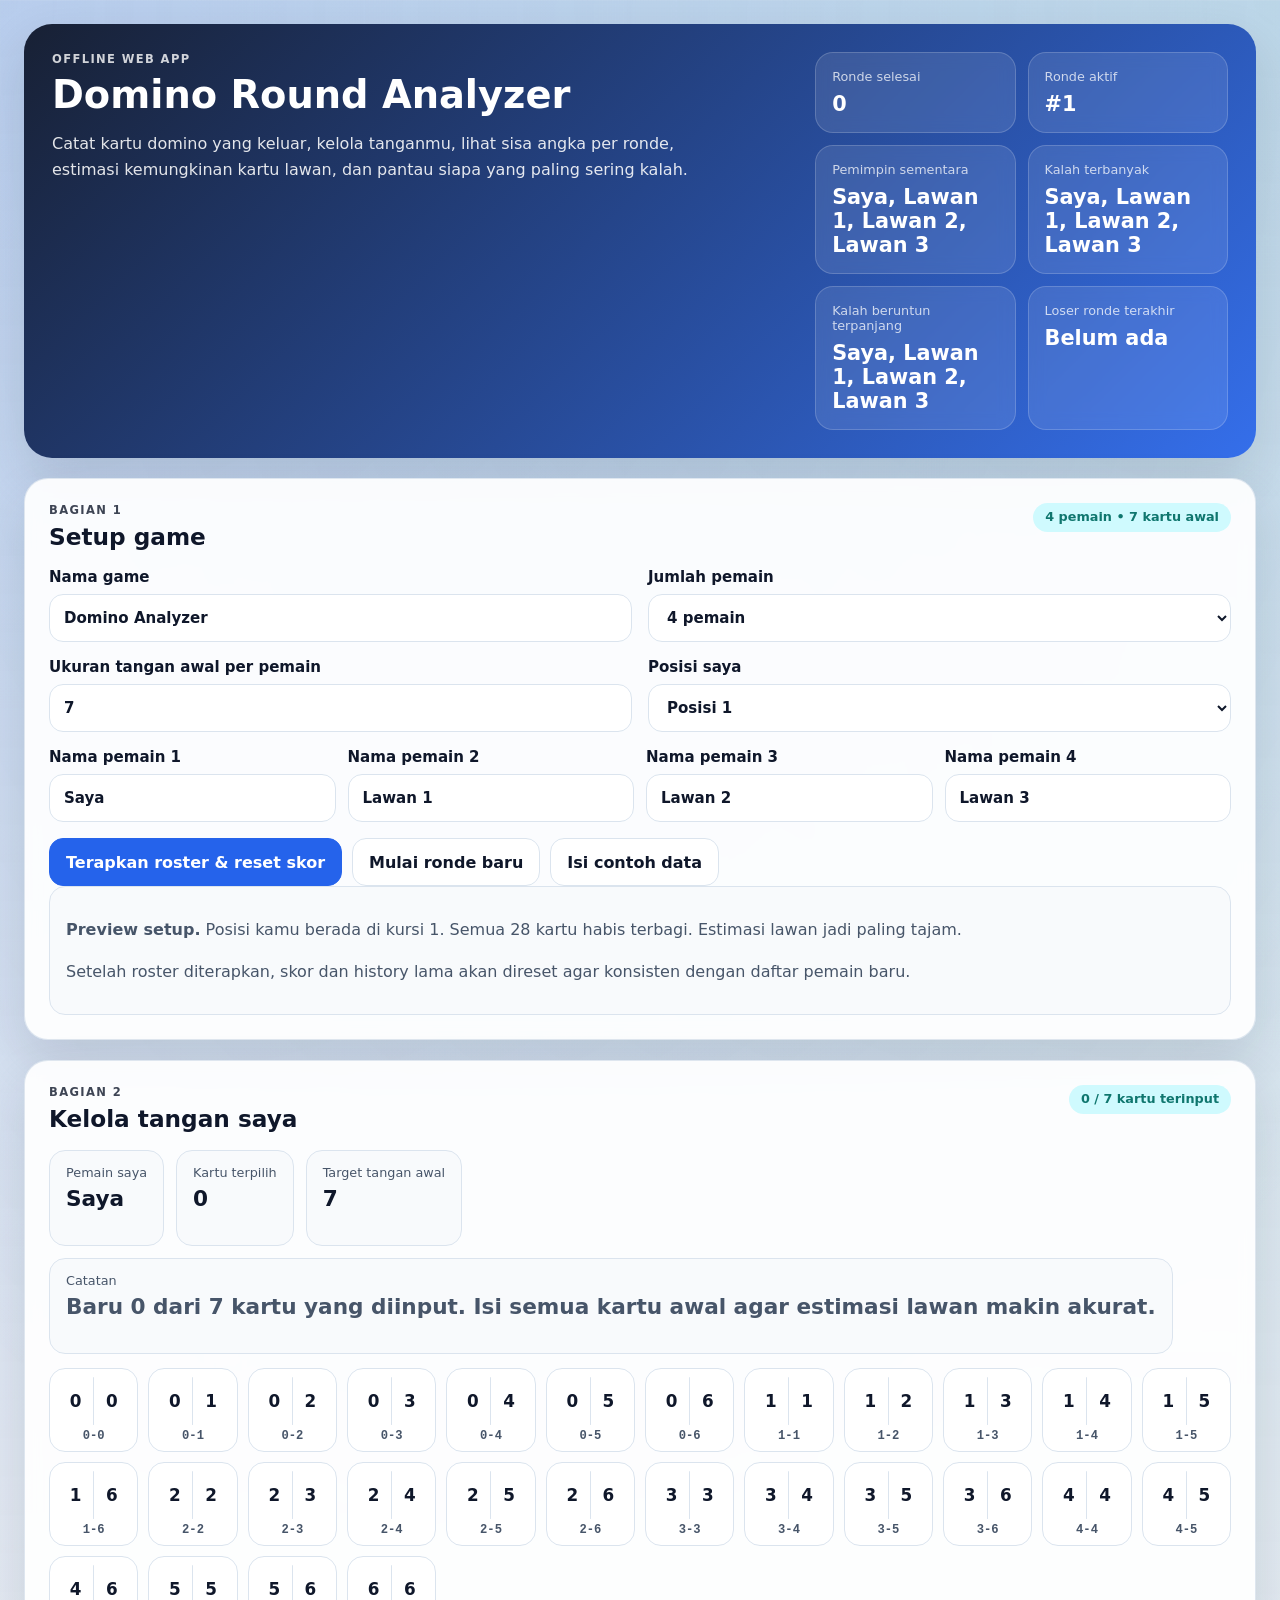
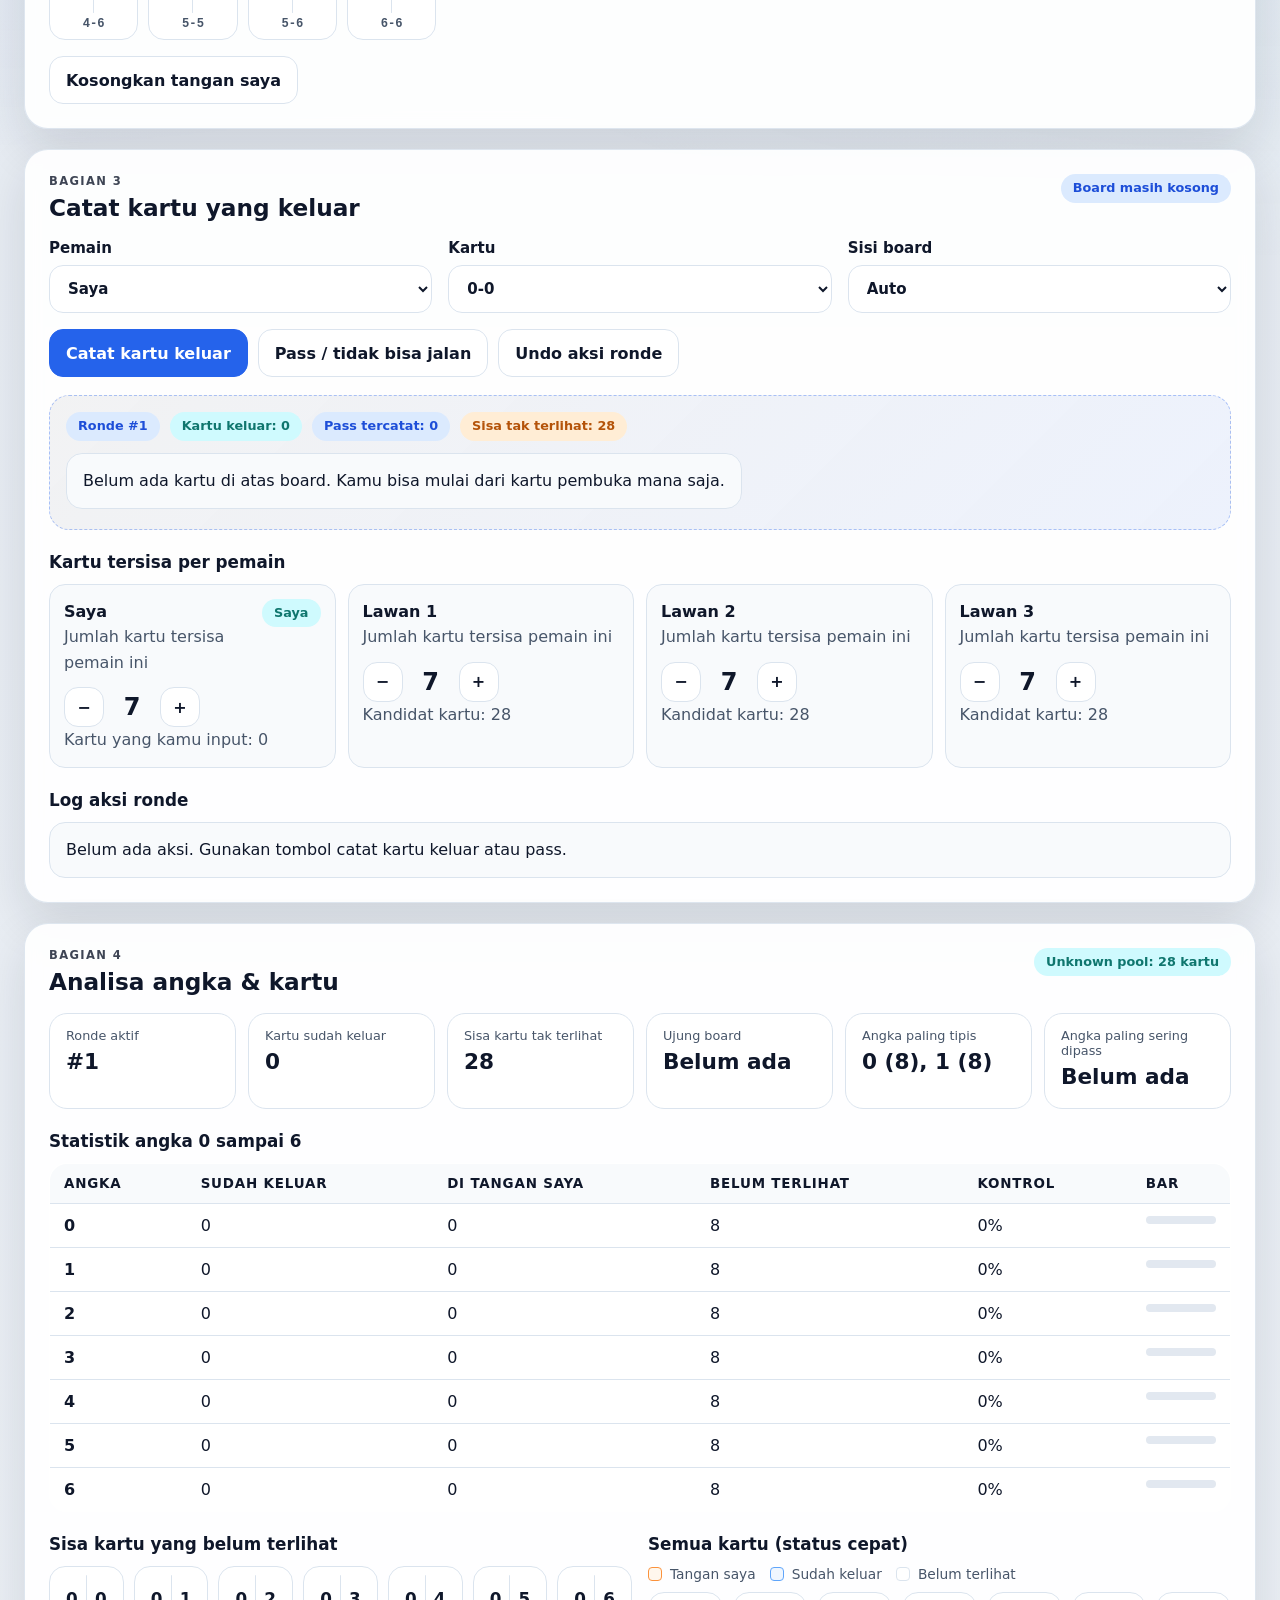
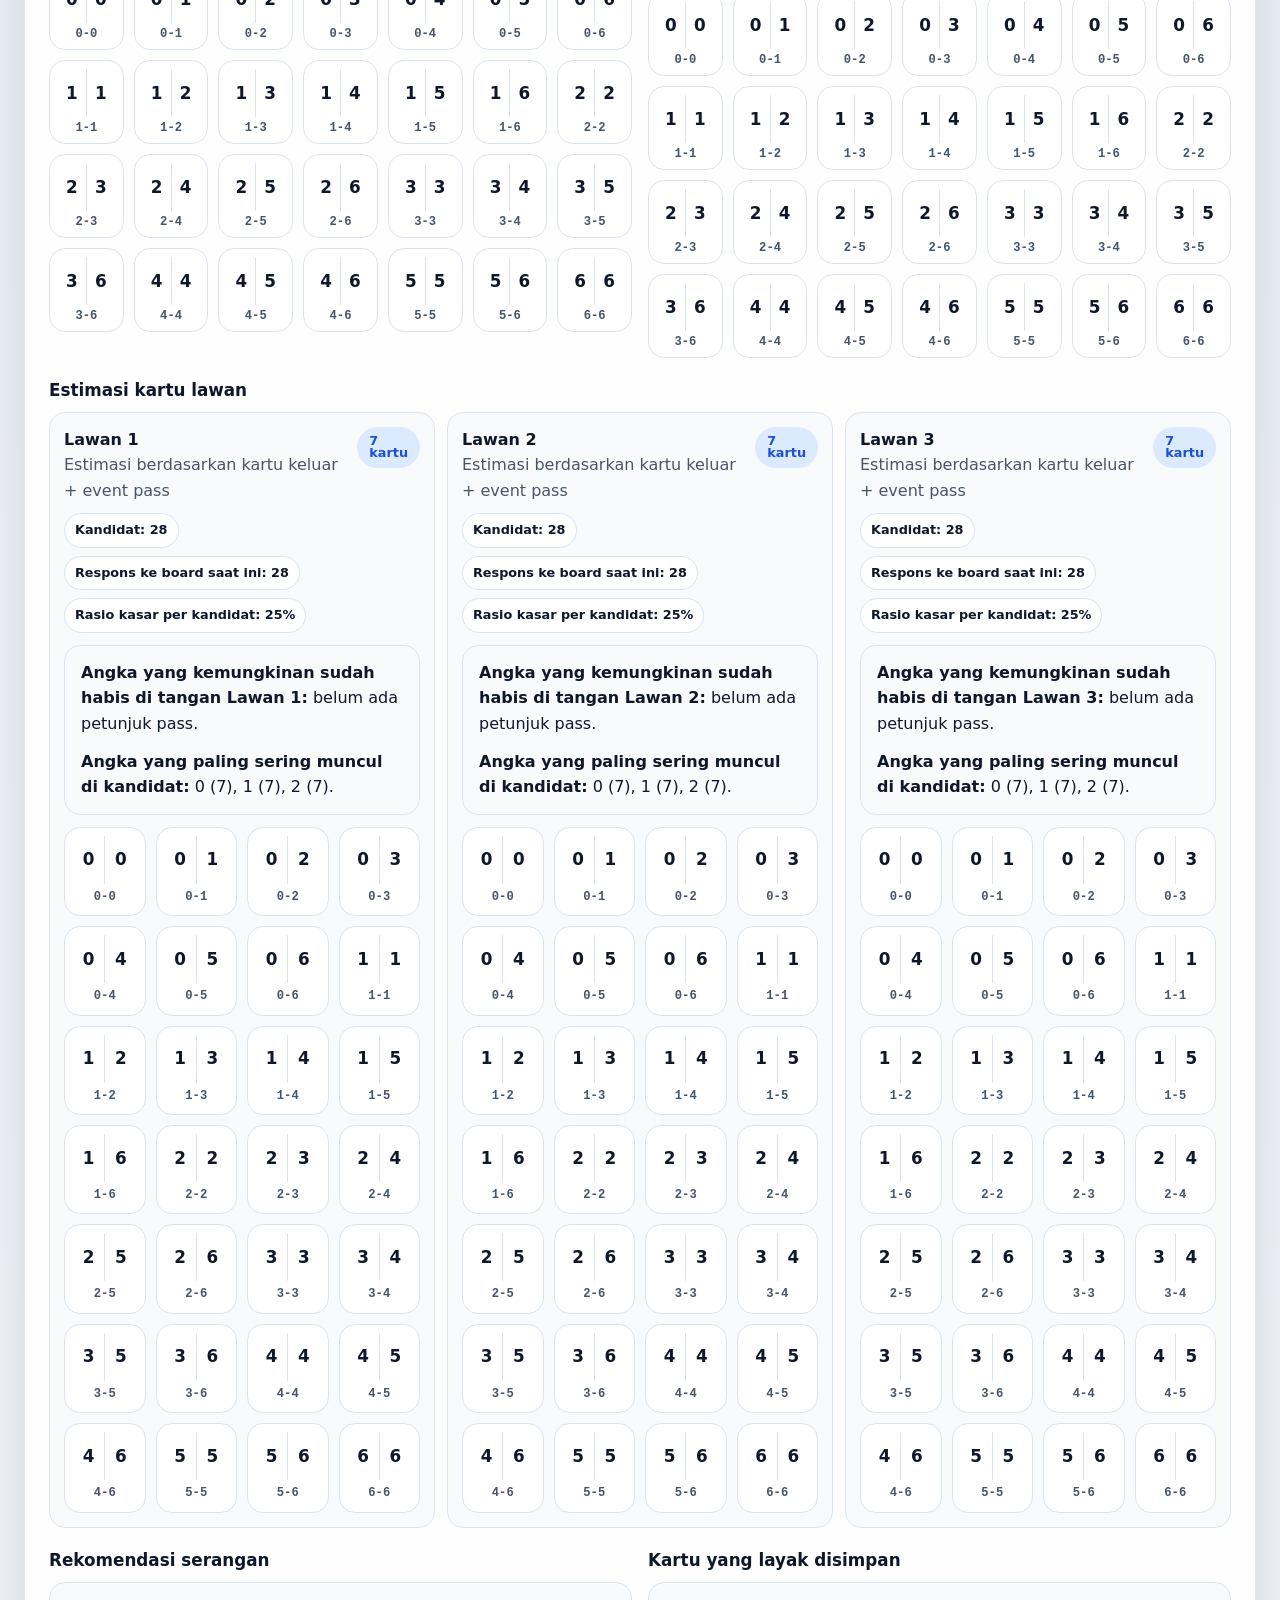
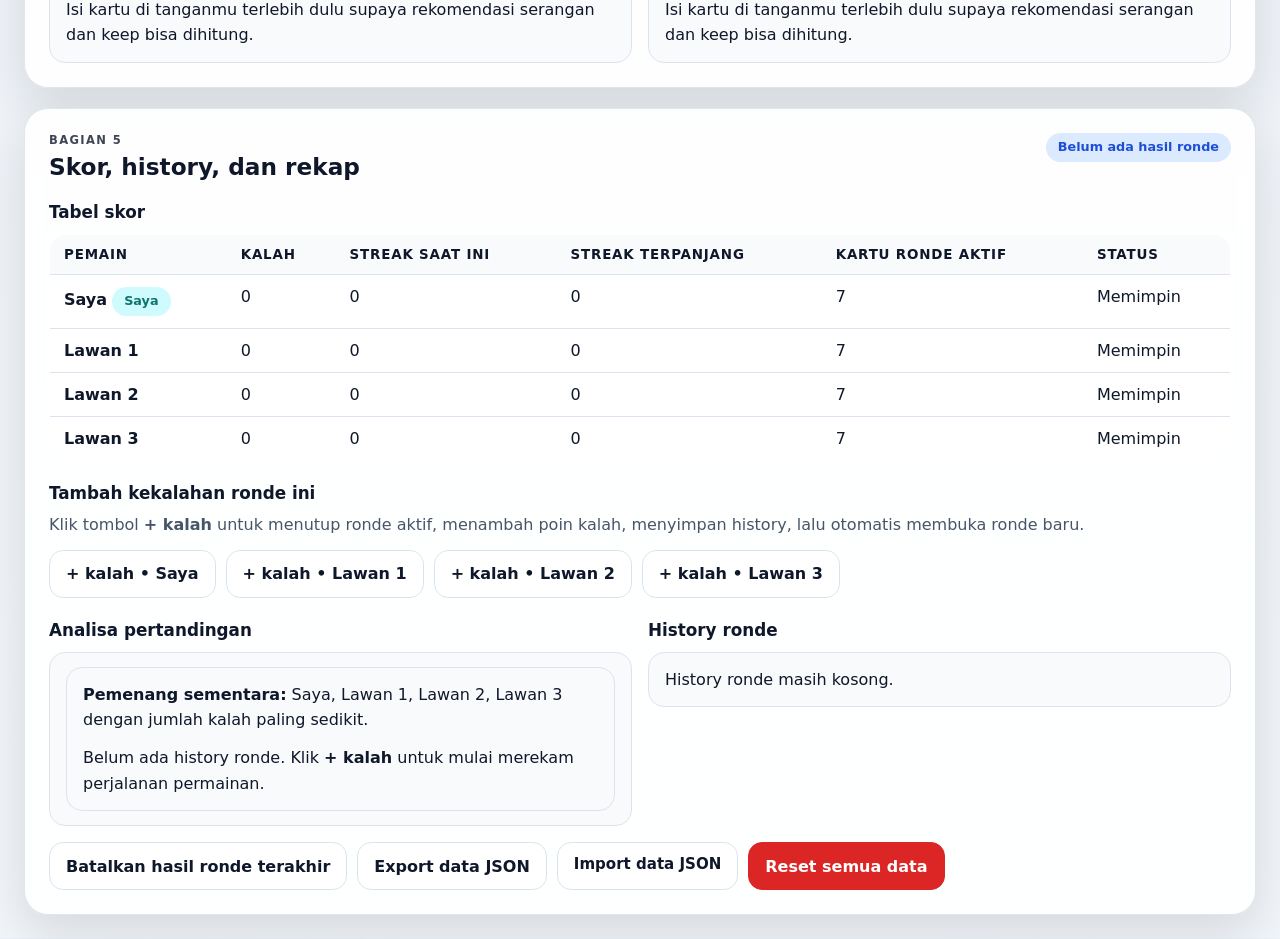
<file: index.html>
<!DOCTYPE html>
<html lang="id">
<head>
  <meta charset="UTF-8" />
  <meta name="viewport" content="width=device-width, initial-scale=1.0" />
  <title>Domino Round Analyzer</title>
  <link rel="stylesheet" href="styles.css" />
</head>
<body>
  <div class="app-shell">
    <header class="hero">
      <div>
        <p class="eyebrow">Offline web app</p>
        <h1>Domino Round Analyzer</h1>
        <p class="hero-copy">
          Catat kartu domino yang keluar, kelola tanganmu, lihat sisa angka per ronde,
          estimasi kemungkinan kartu lawan, dan pantau siapa yang paling sering kalah.
        </p>
      </div>
      <div class="hero-stats" id="heroStats"></div>
    </header>

    <div id="toast" class="toast hidden" aria-live="polite"></div>

    <main class="layout">
      <section class="card">
        <div class="section-head">
          <div>
            <p class="section-label">Bagian 1</p>
            <h2>Setup game</h2>
          </div>
          <span class="badge" id="setupBadge">Siap dimainkan</span>
        </div>

        <div class="grid two">
          <label>
            Nama game
            <input id="gameNameInput" type="text" placeholder="Contoh: Domino Malam Minggu" />
          </label>
          <label>
            Jumlah pemain
            <select id="playerCountInput"></select>
          </label>
          <label>
            Ukuran tangan awal per pemain
            <input id="startingHandSizeInput" type="number" min="1" max="28" />
          </label>
          <label>
            Posisi saya
            <select id="myPlayerSelect"></select>
          </label>
        </div>

        <div id="playerNameInputs" class="player-inputs"></div>

        <div class="actions wrap">
          <button id="applyPlayersBtn" class="primary">Terapkan roster & reset skor</button>
          <button id="newRoundBtn">Mulai ronde baru</button>
          <button id="demoBtn">Isi contoh data</button>
        </div>

        <div id="setupInfo" class="info-box muted"></div>
      </section>

      <section class="card">
        <div class="section-head">
          <div>
            <p class="section-label">Bagian 2</p>
            <h2>Kelola tangan saya</h2>
          </div>
          <span class="badge accent" id="myHandBadge">0 kartu dipilih</span>
        </div>

        <div class="substats" id="myHandStats"></div>
        <div id="myHandPicker" class="tile-grid selectable"></div>

        <div class="actions wrap">
          <button id="clearMyHandBtn">Kosongkan tangan saya</button>
        </div>
      </section>

      <section class="card">
        <div class="section-head">
          <div>
            <p class="section-label">Bagian 3</p>
            <h2>Catat kartu yang keluar</h2>
          </div>
          <span class="badge" id="boardBadge">Board masih kosong</span>
        </div>

        <div class="grid three">
          <label>
            Pemain
            <select id="playPlayerSelect"></select>
          </label>
          <label>
            Kartu
            <select id="playTileSelect"></select>
          </label>
          <label>
            Sisi board
            <select id="playSideSelect">
              <option value="auto">Auto</option>
              <option value="left">Kiri</option>
              <option value="right">Kanan</option>
            </select>
          </label>
        </div>

        <div class="actions wrap">
          <button id="logPlayBtn" class="primary">Catat kartu keluar</button>
          <button id="logPassBtn">Pass / tidak bisa jalan</button>
          <button id="undoRoundActionBtn">Undo aksi ronde</button>
        </div>

        <div class="board-shell">
          <div id="boardState" class="board-state"></div>
          <div id="boardChain" class="board-chain"></div>
        </div>

        <div>
          <h3 class="minor-heading">Kartu tersisa per pemain</h3>
          <div id="handCountControls" class="hand-count-grid"></div>
        </div>

        <div>
          <h3 class="minor-heading">Log aksi ronde</h3>
          <div id="actionLog" class="log-list"></div>
        </div>
      </section>

      <section class="card">
        <div class="section-head">
          <div>
            <p class="section-label">Bagian 4</p>
            <h2>Analisa angka & kartu</h2>
          </div>
          <span class="badge accent" id="analysisBadge">Estimasi aktif</span>
        </div>

        <div id="roundInsights" class="insight-grid"></div>

        <div>
          <h3 class="minor-heading">Statistik angka 0 sampai 6</h3>
          <div id="pipTableWrap"></div>
        </div>

        <div class="grid two">
          <div>
            <h3 class="minor-heading">Sisa kartu yang belum terlihat</h3>
            <div id="unknownTiles" class="tile-grid compact"></div>
          </div>
          <div>
            <h3 class="minor-heading">Semua kartu (status cepat)</h3>
            <div class="legend-row">
              <span class="legend-item"><span class="legend-swatch mine"></span> Tangan saya</span>
              <span class="legend-item"><span class="legend-swatch played"></span> Sudah keluar</span>
              <span class="legend-item"><span class="legend-swatch unknown"></span> Belum terlihat</span>
            </div>
            <div id="allTilesGrid" class="tile-grid compact"></div>
          </div>
        </div>

        <div>
          <h3 class="minor-heading">Estimasi kartu lawan</h3>
          <div id="opponentEstimates" class="estimate-grid"></div>
        </div>

        <div class="grid two">
          <div>
            <h3 class="minor-heading">Rekomendasi serangan</h3>
            <div id="attackSuggestions" class="recommendation-list"></div>
          </div>
          <div>
            <h3 class="minor-heading">Kartu yang layak disimpan</h3>
            <div id="keepSuggestions" class="recommendation-list"></div>
          </div>
        </div>
      </section>

      <section class="card">
        <div class="section-head">
          <div>
            <p class="section-label">Bagian 5</p>
            <h2>Skor, history, dan rekap</h2>
          </div>
          <span class="badge" id="scoreBadge">Belum ada hasil ronde</span>
        </div>

        <div>
          <h3 class="minor-heading">Tabel skor</h3>
          <div id="scoreboard"></div>
        </div>

        <div>
          <h3 class="minor-heading">Tambah kekalahan ronde ini</h3>
          <p class="hint">
            Klik tombol <strong>+ kalah</strong> untuk menutup ronde aktif, menambah poin kalah,
            menyimpan history, lalu otomatis membuka ronde baru.
          </p>
          <div id="lossButtons" class="actions wrap"></div>
        </div>

        <div class="grid two">
          <div>
            <h3 class="minor-heading">Analisa pertandingan</h3>
            <div id="gameSummary" class="summary-box"></div>
          </div>
          <div>
            <h3 class="minor-heading">History ronde</h3>
            <div id="historyTable"></div>
          </div>
        </div>

        <div class="actions wrap">
          <button id="undoLastRoundBtn">Batalkan hasil ronde terakhir</button>
          <button id="exportBtn">Export data JSON</button>
          <label class="file-label">
            Import data JSON
            <input id="importFileInput" type="file" accept="application/json,.json" />
          </label>
          <button id="resetAllBtn" class="danger">Reset semua data</button>
        </div>
      </section>
    </main>
  </div>

  <script src="app.js"></script>
</body>
</html>
</file>
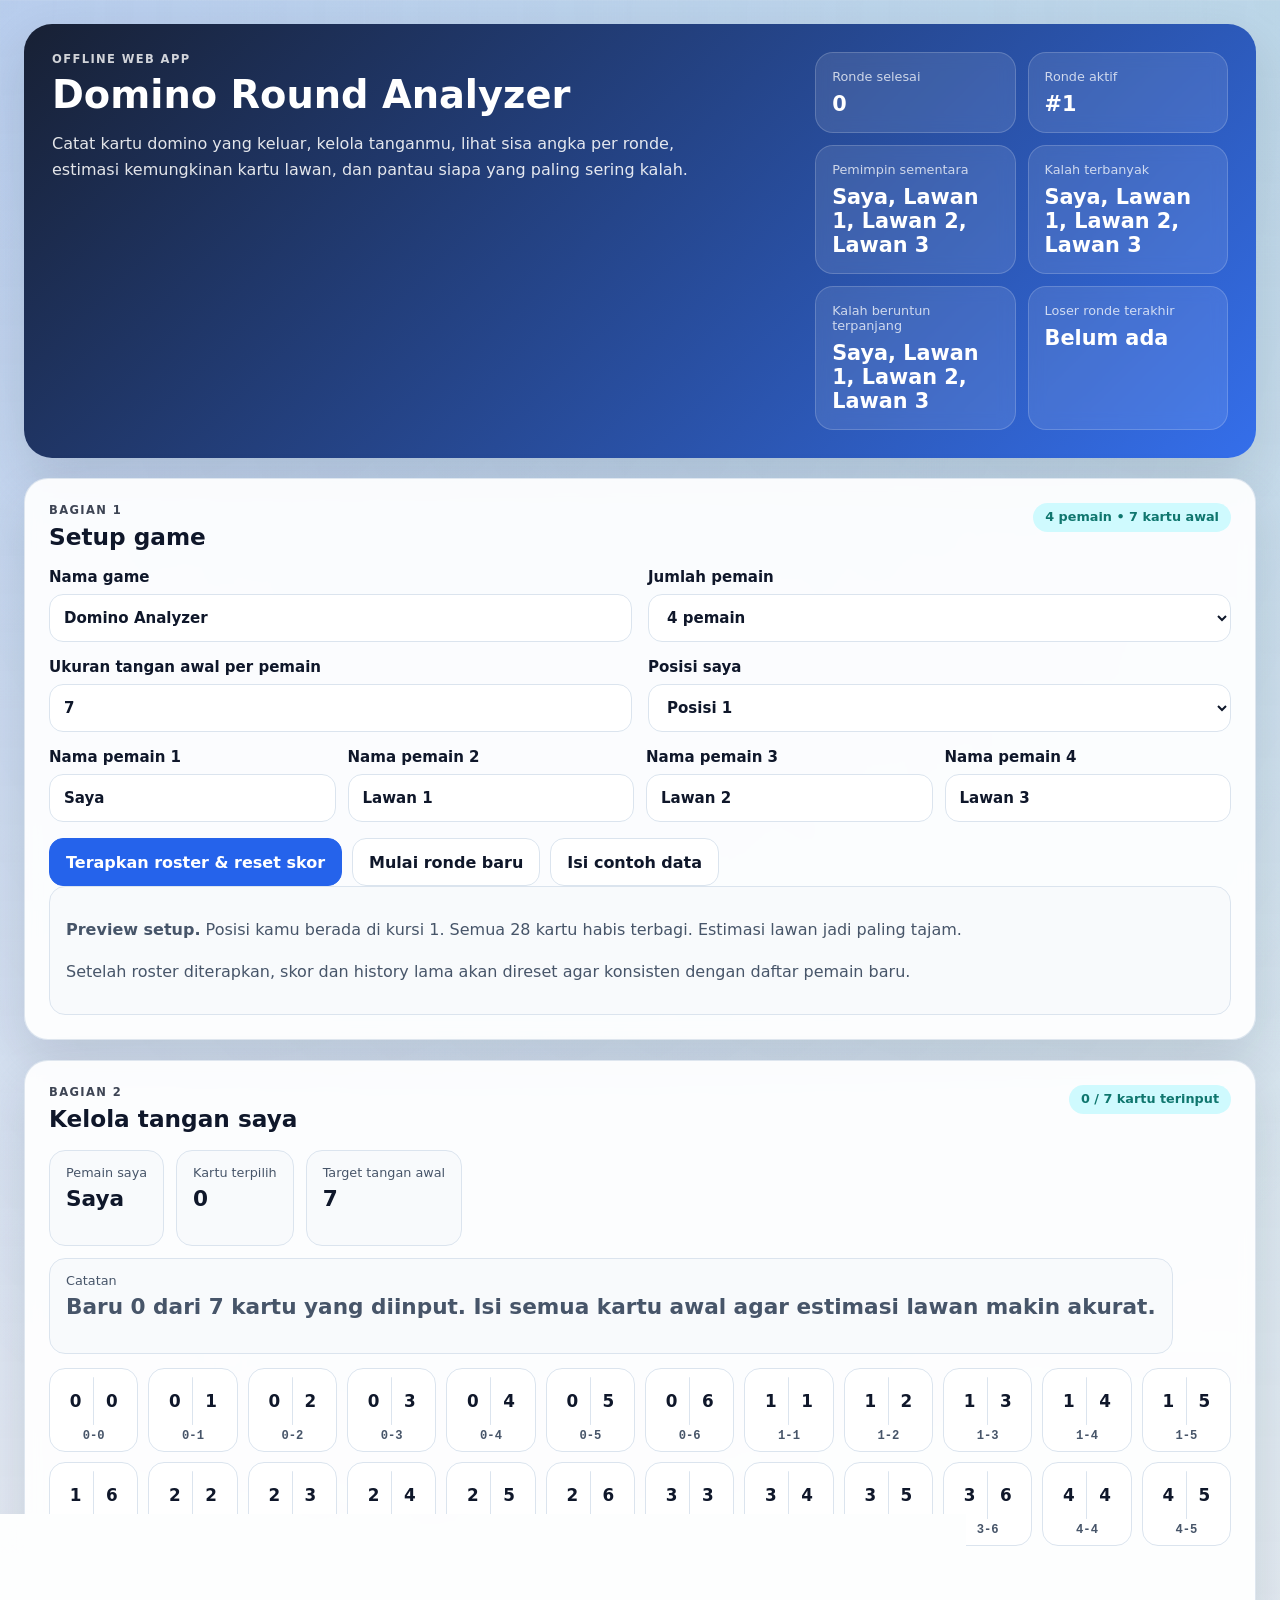
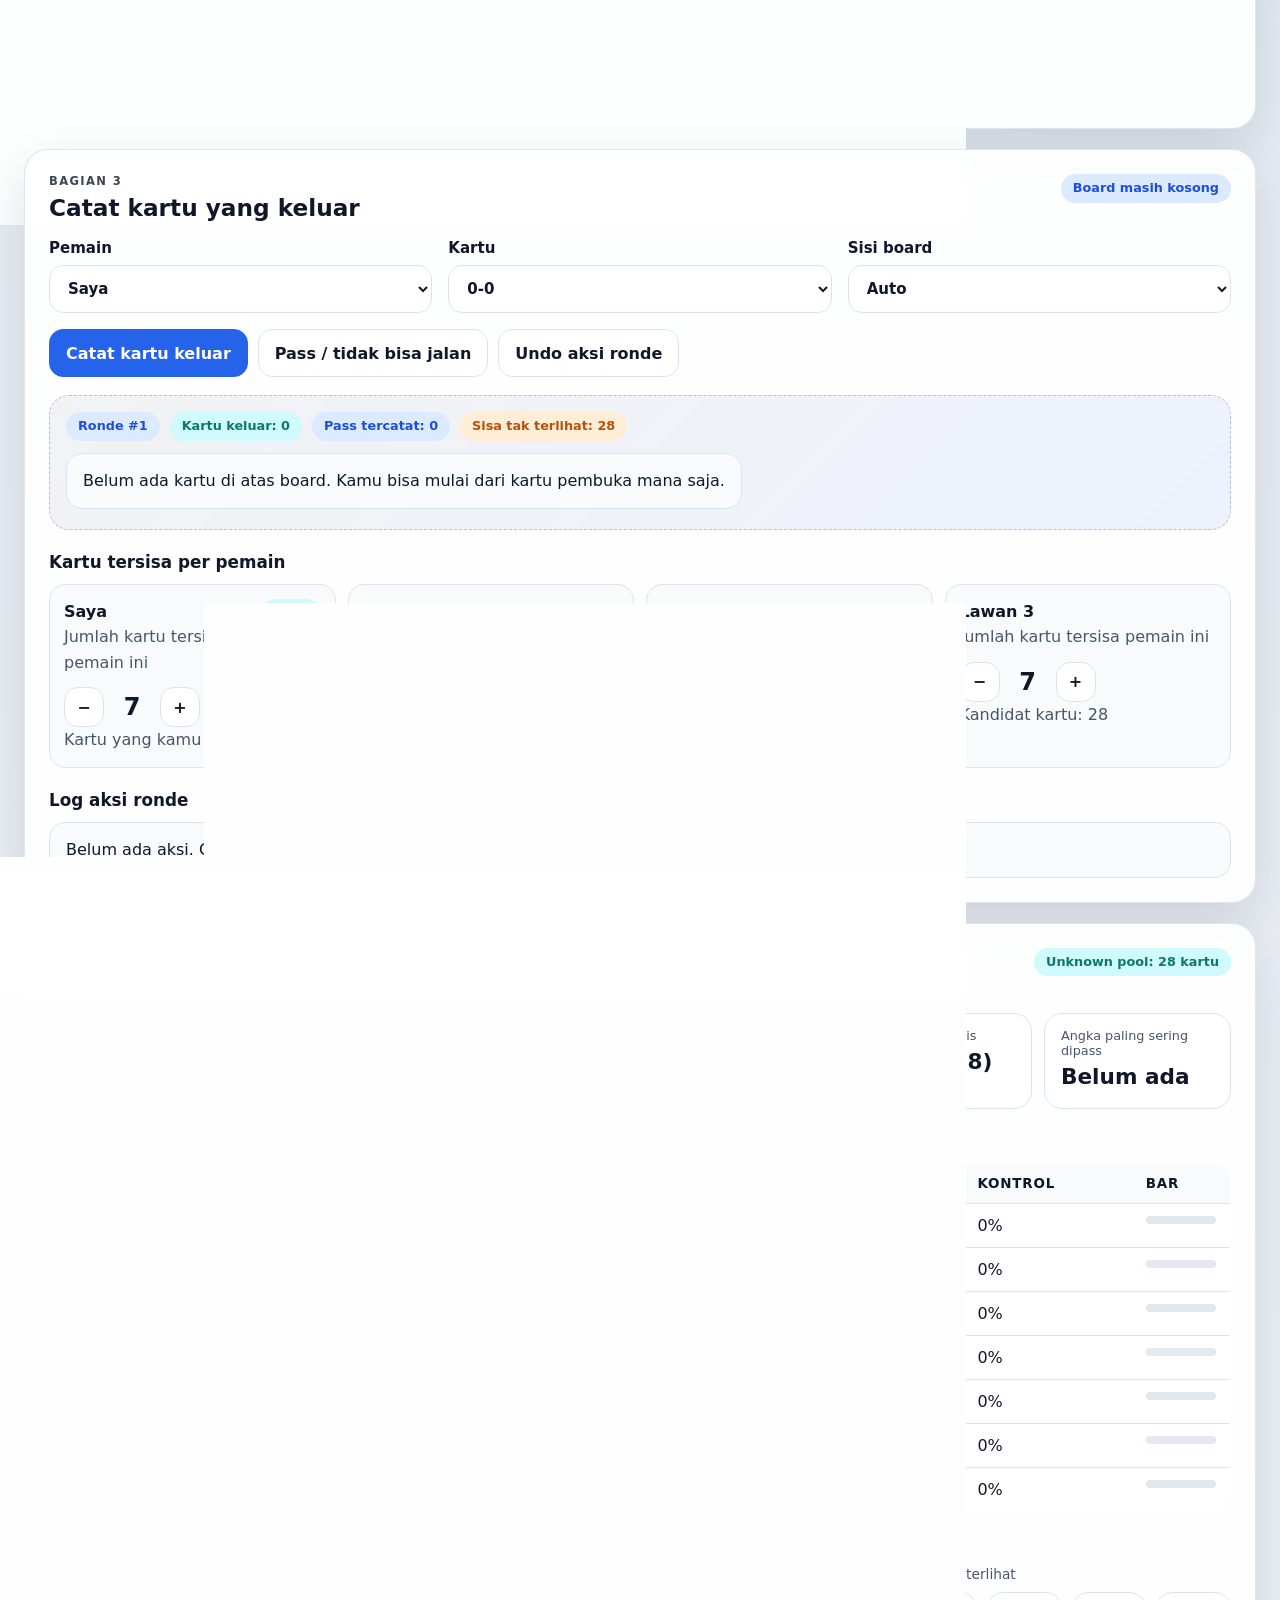
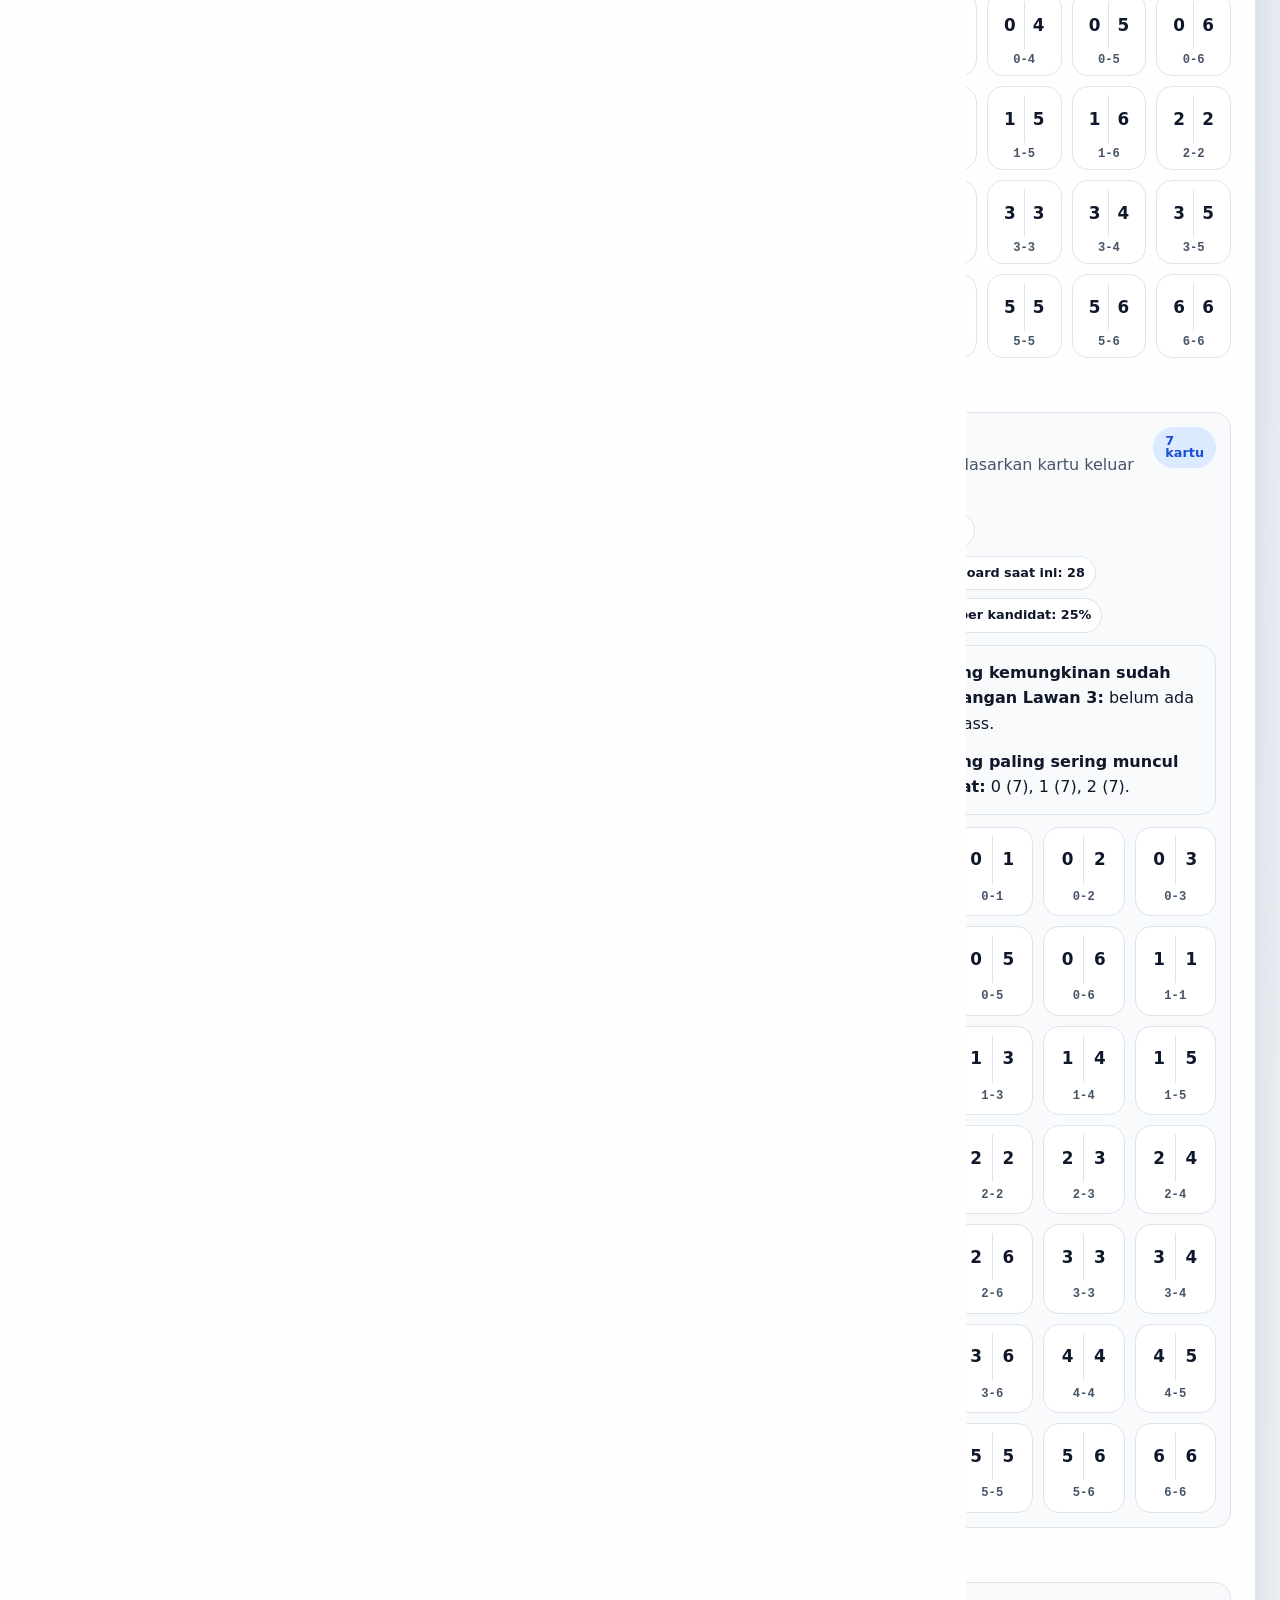
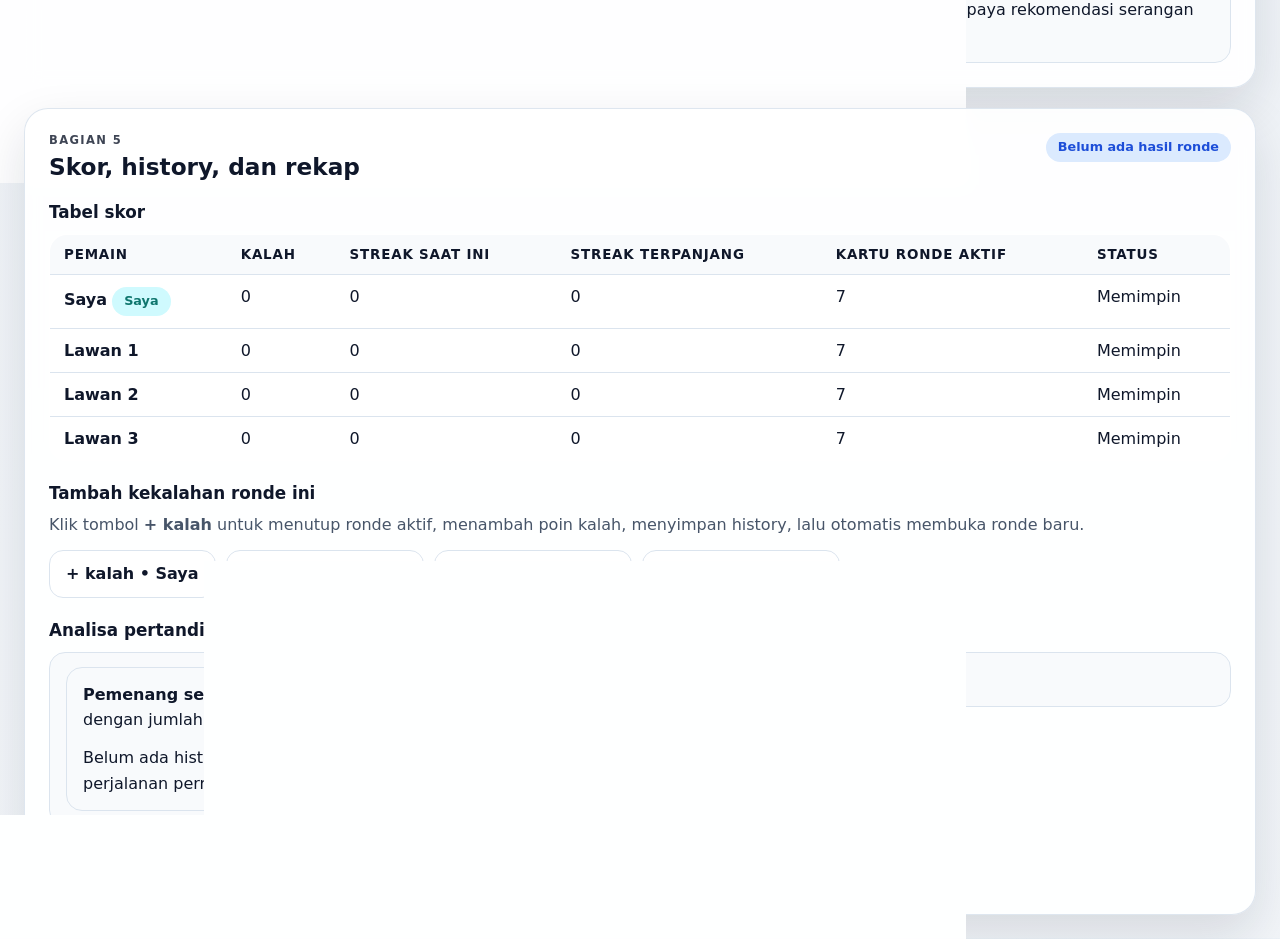
<file: domino-analyzer-standalone.html>
<!DOCTYPE html>
<html lang="id">
<head>
  <meta charset="UTF-8" />
  <meta name="viewport" content="width=device-width, initial-scale=1.0" />
  <title>Domino Round Analyzer</title>
  <style>
:root {
  --bg: #0f172a;
  --bg-soft: #111827;
  --panel: #ffffff;
  --panel-2: #f8fafc;
  --text: #0f172a;
  --muted: #475569;
  --line: #dbe4ee;
  --primary: #2563eb;
  --primary-soft: #dbeafe;
  --accent: #0891b2;
  --accent-soft: #cffafe;
  --danger: #dc2626;
  --danger-soft: #fee2e2;
  --success: #16a34a;
  --success-soft: #dcfce7;
  --warning: #d97706;
  --warning-soft: #ffedd5;
  --shadow: 0 20px 50px rgba(15, 23, 42, 0.12);
  --radius: 18px;
}

* {
  box-sizing: border-box;
}

html,
body {
  margin: 0;
  min-height: 100%;
  font-family: Inter, ui-sans-serif, system-ui, -apple-system, BlinkMacSystemFont, "Segoe UI", sans-serif;
  background:
    radial-gradient(circle at top left, rgba(37, 99, 235, 0.18), transparent 30%),
    radial-gradient(circle at top right, rgba(8, 145, 178, 0.14), transparent 32%),
    linear-gradient(180deg, #e2e8f0 0%, #f8fafc 140%);
  color: var(--text);
}

body {
  padding: 24px;
}

.app-shell {
  max-width: 1400px;
  margin: 0 auto;
}

.hero {
  background: linear-gradient(135deg, rgba(15, 23, 42, 0.95), rgba(37, 99, 235, 0.9));
  color: #fff;
  padding: 28px;
  border-radius: 28px;
  box-shadow: var(--shadow);
  display: grid;
  grid-template-columns: minmax(0, 1.8fr) minmax(280px, 1fr);
  gap: 20px;
  align-items: start;
  margin-bottom: 20px;
}

.eyebrow,
.section-label {
  text-transform: uppercase;
  letter-spacing: 0.12em;
  font-size: 0.72rem;
  font-weight: 700;
  opacity: 0.8;
  margin: 0 0 6px;
}

.hero h1 {
  font-size: clamp(2rem, 3vw, 3rem);
  margin: 0;
}

.hero-copy {
  max-width: 68ch;
  line-height: 1.6;
  margin: 14px 0 0;
  color: rgba(255, 255, 255, 0.88);
}

.hero-stats {
  display: grid;
  grid-template-columns: repeat(2, minmax(0, 1fr));
  gap: 12px;
}

.hero-stat {
  background: rgba(255, 255, 255, 0.1);
  border: 1px solid rgba(255, 255, 255, 0.18);
  border-radius: 18px;
  padding: 16px;
  backdrop-filter: blur(8px);
}

.hero-stat small,
.kpi-label,
.metric-label {
  color: var(--muted);
  font-size: 0.8rem;
}

.hero-stat small {
  color: rgba(255, 255, 255, 0.75);
  display: block;
  margin-bottom: 8px;
}

.hero-stat strong {
  font-size: 1.3rem;
  display: block;
}

.layout {
  display: grid;
  gap: 20px;
}

.card {
  background: rgba(255, 255, 255, 0.92);
  border: 1px solid rgba(219, 228, 238, 0.9);
  backdrop-filter: blur(8px);
  border-radius: 24px;
  padding: 24px;
  box-shadow: var(--shadow);
}

.section-head {
  display: flex;
  gap: 12px;
  justify-content: space-between;
  align-items: flex-start;
  margin-bottom: 18px;
}

.section-head h2 {
  margin: 0;
  font-size: 1.45rem;
}

.grid {
  display: grid;
  gap: 16px;
}

.grid.two {
  grid-template-columns: repeat(2, minmax(0, 1fr));
}

.grid.three {
  grid-template-columns: repeat(3, minmax(0, 1fr));
}

label,
.file-label {
  display: flex;
  flex-direction: column;
  gap: 8px;
  font-weight: 600;
  font-size: 0.94rem;
}

input,
select,
button,
textarea {
  font: inherit;
}

input,
select,
textarea {
  border: 1px solid var(--line);
  background: #fff;
  color: var(--text);
  border-radius: 14px;
  padding: 12px 14px;
  min-height: 48px;
  transition: border-color 0.2s ease, box-shadow 0.2s ease, transform 0.2s ease;
}

input:focus,
select:focus,
textarea:focus {
  outline: none;
  border-color: rgba(37, 99, 235, 0.6);
  box-shadow: 0 0 0 4px rgba(37, 99, 235, 0.12);
}

button,
.file-label {
  border: 1px solid var(--line);
  background: #fff;
  color: var(--text);
  border-radius: 14px;
  padding: 12px 16px;
  min-height: 48px;
  cursor: pointer;
  font-weight: 700;
  transition: transform 0.15s ease, box-shadow 0.15s ease, border-color 0.15s ease, background 0.15s ease;
}

button:hover,
.file-label:hover,
.tile-chip:hover,
.domino-btn:hover,
.adjust-btn:hover {
  transform: translateY(-1px);
  box-shadow: 0 10px 24px rgba(15, 23, 42, 0.08);
}

button.primary {
  background: var(--primary);
  color: #fff;
  border-color: var(--primary);
}

button.danger {
  background: var(--danger);
  color: #fff;
  border-color: var(--danger);
}

.actions {
  display: flex;
  gap: 10px;
  align-items: center;
  margin-top: 16px;
}

.actions.wrap {
  flex-wrap: wrap;
}

.info-box,
.summary-box,
.empty-state,
.log-item,
.estimate-card,
.kpi-card,
.score-note,
.analysis-note {
  border: 1px solid var(--line);
  background: var(--panel-2);
  border-radius: 16px;
}

.info-box,
.summary-box,
.analysis-note {
  padding: 14px 16px;
  line-height: 1.6;
}

.muted,
.hint,
.small,
.meta {
  color: var(--muted);
}

.hint {
  margin: 0 0 12px;
}

.player-inputs {
  display: grid;
  grid-template-columns: repeat(auto-fit, minmax(190px, 1fr));
  gap: 12px;
  margin-top: 16px;
}

.badge,
.mini-badge {
  display: inline-flex;
  align-items: center;
  gap: 6px;
  border-radius: 999px;
  padding: 8px 12px;
  font-weight: 700;
  font-size: 0.8rem;
  line-height: 1;
  background: var(--primary-soft);
  color: #1d4ed8;
}

.badge.accent,
.mini-badge.accent {
  background: var(--accent-soft);
  color: #0f766e;
}

.badge.warn,
.mini-badge.warn {
  background: var(--warning-soft);
  color: #b45309;
}

.badge.danger,
.mini-badge.danger {
  background: var(--danger-soft);
  color: #b91c1c;
}

.substats {
  display: flex;
  gap: 12px;
  flex-wrap: wrap;
  margin-bottom: 14px;
}

.kpi-card,
.metric-card {
  padding: 14px 16px;
  min-height: 96px;
}

.kpi-value,
.metric-value {
  font-size: 1.35rem;
  font-weight: 800;
  margin-top: 6px;
}

.insight-grid {
  display: grid;
  grid-template-columns: repeat(auto-fit, minmax(180px, 1fr));
  gap: 12px;
  margin-bottom: 20px;
}

.metric-card {
  border: 1px solid var(--line);
  border-radius: 18px;
  background: #fff;
}

.tile-grid {
  display: grid;
  grid-template-columns: repeat(auto-fit, minmax(84px, 1fr));
  gap: 10px;
}

.tile-grid.compact {
  grid-template-columns: repeat(auto-fit, minmax(74px, 1fr));
}

.tile-chip,
.domino-btn,
.domino-view {
  border-radius: 16px;
  border: 1px solid var(--line);
  background: #fff;
  min-height: 82px;
  padding: 8px;
  display: flex;
  flex-direction: column;
  justify-content: center;
  gap: 4px;
  text-align: center;
}

.tile-chip {
  align-items: stretch;
}

.tile-chip.is-selected,
.domino-btn.mine,
.domino-view.mine {
  background: #fff7ed;
  border-color: #fb923c;
}

.tile-chip.is-played,
.domino-btn.played,
.domino-view.played {
  background: #eff6ff;
  border-color: #60a5fa;
}

.tile-chip.is-disabled,
.domino-btn.disabled {
  opacity: 0.55;
  cursor: not-allowed;
}

.domino-face {
  display: grid;
  grid-template-columns: 1fr 1px 1fr;
  align-items: stretch;
  min-height: 48px;
}

.domino-half {
  display: grid;
  place-items: center;
  font-weight: 800;
  font-size: 1.05rem;
}

.domino-divider {
  background: var(--line);
  border-radius: 999px;
}

.domino-label {
  font-size: 0.76rem;
  color: var(--muted);
  font-weight: 700;
}

.board-shell {
  background: linear-gradient(135deg, rgba(15, 23, 42, 0.05), rgba(37, 99, 235, 0.08));
  border: 1px dashed rgba(37, 99, 235, 0.35);
  border-radius: 20px;
  padding: 16px;
  margin-top: 18px;
}

.board-state {
  display: flex;
  gap: 10px;
  flex-wrap: wrap;
  align-items: center;
  margin-bottom: 12px;
}

.board-chain {
  display: flex;
  gap: 10px;
  overflow-x: auto;
  padding-bottom: 4px;
}

.chain-item {
  min-width: 90px;
}

.chain-owner {
  font-size: 0.72rem;
  text-align: center;
  margin-top: 6px;
  color: var(--muted);
  font-weight: 700;
}

.hand-count-grid,
.estimate-grid {
  display: grid;
  grid-template-columns: repeat(auto-fit, minmax(240px, 1fr));
  gap: 12px;
}

.hand-count-card,
.estimate-card {
  padding: 14px;
}

.hand-count-head,
.estimate-head,
.log-head {
  display: flex;
  justify-content: space-between;
  gap: 8px;
  align-items: flex-start;
}

.hand-count-title,
.estimate-title {
  font-weight: 800;
}

.hand-adjust {
  display: flex;
  gap: 8px;
  align-items: center;
  margin-top: 12px;
}

.adjust-btn {
  width: 40px;
  min-height: 40px;
  padding: 0;
  display: grid;
  place-items: center;
}

.hand-count-number {
  font-size: 1.5rem;
  font-weight: 800;
  min-width: 40px;
  text-align: center;
}

.log-list {
  display: grid;
  gap: 10px;
}

.log-item {
  padding: 14px 16px;
}

.log-item strong,
.estimate-title strong {
  display: block;
  margin-bottom: 4px;
}

.minor-heading {
  margin: 22px 0 12px;
  font-size: 1.05rem;
}

.legend-row {
  display: flex;
  gap: 14px;
  flex-wrap: wrap;
  margin-bottom: 10px;
}

.legend-item {
  display: inline-flex;
  align-items: center;
  gap: 8px;
  font-size: 0.86rem;
  color: var(--muted);
}

.legend-swatch {
  width: 14px;
  height: 14px;
  border-radius: 4px;
  border: 1px solid var(--line);
  display: inline-block;
  background: #fff;
}

.legend-swatch.mine {
  background: #fff7ed;
  border-color: #fb923c;
}

.legend-swatch.played {
  background: #eff6ff;
  border-color: #60a5fa;
}

.legend-swatch.unknown {
  background: #fff;
  border-color: var(--line);
}

.recommendation-list {
  display: grid;
  gap: 12px;
}

.recommendation-item {
  border: 1px solid var(--line);
  border-radius: 18px;
  background: #fff;
  padding: 14px;
}

.recommendation-item h4 {
  margin: 0 0 10px;
  display: flex;
  justify-content: space-between;
  gap: 10px;
  align-items: center;
}

.reason-list {
  margin: 0;
  padding-left: 18px;
  color: var(--muted);
}

.reason-list li + li {
  margin-top: 6px;
}

.table-wrap {
  overflow-x: auto;
}

.table-wrap table,
.score-table,
.history-table {
  width: 100%;
  border-collapse: collapse;
  background: #fff;
  border: 1px solid var(--line);
  border-radius: 18px;
  overflow: hidden;
}

.table-wrap th,
.table-wrap td,
.score-table th,
.score-table td,
.history-table th,
.history-table td {
  padding: 12px 14px;
  border-bottom: 1px solid var(--line);
  text-align: left;
  vertical-align: top;
}

.table-wrap th,
.score-table th,
.history-table th {
  background: #f8fafc;
  font-size: 0.84rem;
  text-transform: uppercase;
  letter-spacing: 0.06em;
}

.progress-line {
  height: 8px;
  border-radius: 999px;
  background: #e2e8f0;
  overflow: hidden;
}

.progress-line span {
  display: block;
  height: 100%;
  background: linear-gradient(90deg, rgba(37, 99, 235, 0.75), rgba(8, 145, 178, 0.85));
}

.summary-box p,
.analysis-note p {
  margin: 0 0 12px;
}

.summary-box p:last-child,
.analysis-note p:last-child {
  margin-bottom: 0;
}

.toast {
  position: sticky;
  top: 10px;
  margin: 0 auto 12px;
  padding: 14px 18px;
  border-radius: 14px;
  max-width: 760px;
  box-shadow: var(--shadow);
  border: 1px solid transparent;
  z-index: 30;
}

.toast.info {
  background: var(--primary-soft);
  color: #1d4ed8;
  border-color: rgba(37, 99, 235, 0.24);
}

.toast.warn {
  background: var(--warning-soft);
  color: #b45309;
  border-color: rgba(217, 119, 6, 0.24);
}

.toast.error {
  background: var(--danger-soft);
  color: #b91c1c;
  border-color: rgba(220, 38, 38, 0.24);
}

.toast.success {
  background: var(--success-soft);
  color: #15803d;
  border-color: rgba(22, 163, 74, 0.24);
}

.hidden {
  display: none !important;
}

.file-label input {
  display: none;
}

.chip-row {
  display: flex;
  gap: 8px;
  flex-wrap: wrap;
  margin-top: 10px;
}

.mini-chip {
  display: inline-flex;
  align-items: center;
  gap: 4px;
  border-radius: 999px;
  border: 1px solid var(--line);
  background: #fff;
  padding: 6px 10px;
  font-size: 0.8rem;
  font-weight: 700;
}

.mono {
  font-family: ui-monospace, SFMono-Regular, Menlo, Consolas, monospace;
}

@media (max-width: 960px) {
  body {
    padding: 16px;
  }

  .hero,
  .grid.two,
  .grid.three {
    grid-template-columns: 1fr;
  }

  .card {
    padding: 18px;
  }
}

</style>
</head>
<body>
  <div class="app-shell">
    <header class="hero">
      <div>
        <p class="eyebrow">Offline web app</p>
        <h1>Domino Round Analyzer</h1>
        <p class="hero-copy">
          Catat kartu domino yang keluar, kelola tanganmu, lihat sisa angka per ronde,
          estimasi kemungkinan kartu lawan, dan pantau siapa yang paling sering kalah.
        </p>
      </div>
      <div class="hero-stats" id="heroStats"></div>
    </header>

    <div id="toast" class="toast hidden" aria-live="polite"></div>

    <main class="layout">
      <section class="card">
        <div class="section-head">
          <div>
            <p class="section-label">Bagian 1</p>
            <h2>Setup game</h2>
          </div>
          <span class="badge" id="setupBadge">Siap dimainkan</span>
        </div>

        <div class="grid two">
          <label>
            Nama game
            <input id="gameNameInput" type="text" placeholder="Contoh: Domino Malam Minggu" />
          </label>
          <label>
            Jumlah pemain
            <select id="playerCountInput"></select>
          </label>
          <label>
            Ukuran tangan awal per pemain
            <input id="startingHandSizeInput" type="number" min="1" max="28" />
          </label>
          <label>
            Posisi saya
            <select id="myPlayerSelect"></select>
          </label>
        </div>

        <div id="playerNameInputs" class="player-inputs"></div>

        <div class="actions wrap">
          <button id="applyPlayersBtn" class="primary">Terapkan roster & reset skor</button>
          <button id="newRoundBtn">Mulai ronde baru</button>
          <button id="demoBtn">Isi contoh data</button>
        </div>

        <div id="setupInfo" class="info-box muted"></div>
      </section>

      <section class="card">
        <div class="section-head">
          <div>
            <p class="section-label">Bagian 2</p>
            <h2>Kelola tangan saya</h2>
          </div>
          <span class="badge accent" id="myHandBadge">0 kartu dipilih</span>
        </div>

        <div class="substats" id="myHandStats"></div>
        <div id="myHandPicker" class="tile-grid selectable"></div>

        <div class="actions wrap">
          <button id="clearMyHandBtn">Kosongkan tangan saya</button>
        </div>
      </section>

      <section class="card">
        <div class="section-head">
          <div>
            <p class="section-label">Bagian 3</p>
            <h2>Catat kartu yang keluar</h2>
          </div>
          <span class="badge" id="boardBadge">Board masih kosong</span>
        </div>

        <div class="grid three">
          <label>
            Pemain
            <select id="playPlayerSelect"></select>
          </label>
          <label>
            Kartu
            <select id="playTileSelect"></select>
          </label>
          <label>
            Sisi board
            <select id="playSideSelect">
              <option value="auto">Auto</option>
              <option value="left">Kiri</option>
              <option value="right">Kanan</option>
            </select>
          </label>
        </div>

        <div class="actions wrap">
          <button id="logPlayBtn" class="primary">Catat kartu keluar</button>
          <button id="logPassBtn">Pass / tidak bisa jalan</button>
          <button id="undoRoundActionBtn">Undo aksi ronde</button>
        </div>

        <div class="board-shell">
          <div id="boardState" class="board-state"></div>
          <div id="boardChain" class="board-chain"></div>
        </div>

        <div>
          <h3 class="minor-heading">Kartu tersisa per pemain</h3>
          <div id="handCountControls" class="hand-count-grid"></div>
        </div>

        <div>
          <h3 class="minor-heading">Log aksi ronde</h3>
          <div id="actionLog" class="log-list"></div>
        </div>
      </section>

      <section class="card">
        <div class="section-head">
          <div>
            <p class="section-label">Bagian 4</p>
            <h2>Analisa angka & kartu</h2>
          </div>
          <span class="badge accent" id="analysisBadge">Estimasi aktif</span>
        </div>

        <div id="roundInsights" class="insight-grid"></div>

        <div>
          <h3 class="minor-heading">Statistik angka 0 sampai 6</h3>
          <div id="pipTableWrap"></div>
        </div>

        <div class="grid two">
          <div>
            <h3 class="minor-heading">Sisa kartu yang belum terlihat</h3>
            <div id="unknownTiles" class="tile-grid compact"></div>
          </div>
          <div>
            <h3 class="minor-heading">Semua kartu (status cepat)</h3>
            <div class="legend-row">
              <span class="legend-item"><span class="legend-swatch mine"></span> Tangan saya</span>
              <span class="legend-item"><span class="legend-swatch played"></span> Sudah keluar</span>
              <span class="legend-item"><span class="legend-swatch unknown"></span> Belum terlihat</span>
            </div>
            <div id="allTilesGrid" class="tile-grid compact"></div>
          </div>
        </div>

        <div>
          <h3 class="minor-heading">Estimasi kartu lawan</h3>
          <div id="opponentEstimates" class="estimate-grid"></div>
        </div>

        <div class="grid two">
          <div>
            <h3 class="minor-heading">Rekomendasi serangan</h3>
            <div id="attackSuggestions" class="recommendation-list"></div>
          </div>
          <div>
            <h3 class="minor-heading">Kartu yang layak disimpan</h3>
            <div id="keepSuggestions" class="recommendation-list"></div>
          </div>
        </div>
      </section>

      <section class="card">
        <div class="section-head">
          <div>
            <p class="section-label">Bagian 5</p>
            <h2>Skor, history, dan rekap</h2>
          </div>
          <span class="badge" id="scoreBadge">Belum ada hasil ronde</span>
        </div>

        <div>
          <h3 class="minor-heading">Tabel skor</h3>
          <div id="scoreboard"></div>
        </div>

        <div>
          <h3 class="minor-heading">Tambah kekalahan ronde ini</h3>
          <p class="hint">
            Klik tombol <strong>+ kalah</strong> untuk menutup ronde aktif, menambah poin kalah,
            menyimpan history, lalu otomatis membuka ronde baru.
          </p>
          <div id="lossButtons" class="actions wrap"></div>
        </div>

        <div class="grid two">
          <div>
            <h3 class="minor-heading">Analisa pertandingan</h3>
            <div id="gameSummary" class="summary-box"></div>
          </div>
          <div>
            <h3 class="minor-heading">History ronde</h3>
            <div id="historyTable"></div>
          </div>
        </div>

        <div class="actions wrap">
          <button id="undoLastRoundBtn">Batalkan hasil ronde terakhir</button>
          <button id="exportBtn">Export data JSON</button>
          <label class="file-label">
            Import data JSON
            <input id="importFileInput" type="file" accept="application/json,.json" />
          </label>
          <button id="resetAllBtn" class="danger">Reset semua data</button>
        </div>
      </section>
    </main>
  </div>

  <script>
const STORAGE_KEY = 'domino-round-analyzer-v1';
const DOUBLE_MAX = 6;
const TOTAL_TILES = ((DOUBLE_MAX + 1) * (DOUBLE_MAX + 2)) / 2;
const ALL_TILES = buildAllTiles();

let state = loadState();
let roundUndoStack = [];
let resultUndoStack = [];
let toastTimer = null;

const uiState = {
  playPlayerId: state.config.myPlayerId,
  playTileId: null,
  playSide: 'auto',
  setupDraft: null,
};

syncSetupDraftFromState();
recomputePlayerStats();
renderAll();
bindStaticEvents();

function buildAllTiles() {
  const tiles = [];
  for (let a = 0; a <= DOUBLE_MAX; a += 1) {
    for (let b = a; b <= DOUBLE_MAX; b += 1) {
      tiles.push({ id: `${a}-${b}`, a, b });
    }
  }
  return tiles;
}

function defaultPlayers(count = 4) {
  return Array.from({ length: count }, (_, index) => ({
    id: `p${index + 1}`,
    name: index === 0 ? 'Saya' : `Lawan ${index}`,
    losses: 0,
    currentLosingStreak: 0,
    maxLosingStreak: 0,
  }));
}

function createRound(number, players, startingHandSize) {
  const handCounts = {};
  players.forEach((player) => {
    handCounts[player.id] = startingHandSize;
  });

  return {
    number,
    startedAt: new Date().toISOString(),
    myHand: [],
    handCounts,
    openEnds: null,
    actions: [],
    playedTiles: [],
    passEvents: [],
    chain: [],
  };
}

function createDefaultState() {
  const players = defaultPlayers(4);
  return {
    version: 1,
    config: {
      gameName: 'Domino Analyzer',
      startingHandSize: 7,
      myPlayerId: players[0].id,
    },
    players,
    round: createRound(1, players, 7),
    history: {
      roundResults: [],
    },
    updatedAt: new Date().toISOString(),
  };
}

function loadState() {
  try {
    const raw = localStorage.getItem(STORAGE_KEY);
    if (!raw) {
      return createDefaultState();
    }
    const parsed = JSON.parse(raw);
    return normalizeState(parsed);
  } catch (error) {
    console.error(error);
    return createDefaultState();
  }
}

function normalizeState(input) {
  const fallback = createDefaultState();
  if (!input || !Array.isArray(input.players) || !input.config) {
    return fallback;
  }

  const players = input.players.map((player, index) => ({
    id: player.id || `p${index + 1}`,
    name: player.name || (index === 0 ? 'Saya' : `Lawan ${index}`),
    losses: Number(player.losses) || 0,
    currentLosingStreak: Number(player.currentLosingStreak) || 0,
    maxLosingStreak: Number(player.maxLosingStreak) || 0,
  }));

  const startingHandSize = clampNumber(Number(input.config.startingHandSize) || 7, 1, TOTAL_TILES);
  const myPlayerId = players.some((player) => player.id === input.config.myPlayerId)
    ? input.config.myPlayerId
    : players[0].id;

  const roundInput = input.round || {};
  const round = createRound(
    clampNumber(Number(roundInput.number) || (input.history?.roundResults?.length || 0) + 1, 1, 9999),
    players,
    startingHandSize,
  );

  round.myHand = Array.isArray(roundInput.myHand)
    ? roundInput.myHand.filter((tileId) => ALL_TILES.some((tile) => tile.id === tileId))
    : [];
  round.openEnds = Array.isArray(roundInput.openEnds) && roundInput.openEnds.length === 2
    ? [Number(roundInput.openEnds[0]), Number(roundInput.openEnds[1])]
    : null;
  round.actions = Array.isArray(roundInput.actions) ? roundInput.actions : [];
  round.playedTiles = Array.isArray(roundInput.playedTiles) ? roundInput.playedTiles : [];
  round.passEvents = Array.isArray(roundInput.passEvents) ? roundInput.passEvents : [];
  round.chain = Array.isArray(roundInput.chain) ? roundInput.chain : [];

  if (roundInput.handCounts && typeof roundInput.handCounts === 'object') {
    players.forEach((player) => {
      const value = Number(roundInput.handCounts[player.id]);
      round.handCounts[player.id] = Number.isFinite(value)
        ? clampNumber(value, 0, TOTAL_TILES)
        : startingHandSize;
    });
  }

  const history = {
    roundResults: Array.isArray(input.history?.roundResults) ? input.history.roundResults : [],
  };

  return {
    version: 1,
    config: {
      gameName: input.config.gameName || 'Domino Analyzer',
      startingHandSize,
      myPlayerId,
    },
    players,
    round,
    history,
    updatedAt: input.updatedAt || new Date().toISOString(),
  };
}

function persistState() {
  state.updatedAt = new Date().toISOString();
  localStorage.setItem(STORAGE_KEY, JSON.stringify(state));
}

function deepClone(value) {
  return JSON.parse(JSON.stringify(value));
}

function clampNumber(value, min, max) {
  return Math.min(Math.max(value, min), max);
}

function getTile(tileId) {
  return ALL_TILES.find((tile) => tile.id === tileId);
}

function getPlayer(playerId) {
  return state.players.find((player) => player.id === playerId);
}

function getMyPlayer() {
  return getPlayer(state.config.myPlayerId);
}

function tileContains(tile, pip) {
  return tile.a === pip || tile.b === pip;
}

function uniqueNumbers(values) {
  return [...new Set(values)];
}

function formatTime(isoString) {
  try {
    return new Date(isoString).toLocaleString('id-ID', {
      dateStyle: 'medium',
      timeStyle: 'short',
    });
  } catch (error) {
    return isoString;
  }
}

function escapeHtml(value) {
  return String(value)
    .replaceAll('&', '&amp;')
    .replaceAll('<', '&lt;')
    .replaceAll('>', '&gt;')
    .replaceAll('"', '&quot;')
    .replaceAll("'", '&#39;');
}

function getPlayedTileIdsSet() {
  return new Set(state.round.playedTiles.map((item) => item.tileId));
}

function getUnknownTiles() {
  const playedSet = getPlayedTileIdsSet();
  const myHandSet = new Set(state.round.myHand);
  return ALL_TILES.filter((tile) => !playedSet.has(tile.id) && !myHandSet.has(tile.id));
}

function countPipsFromTileIds(tileIds) {
  const counts = {};
  for (let pip = 0; pip <= DOUBLE_MAX; pip += 1) {
    counts[pip] = 0;
  }

  tileIds.forEach((tileId) => {
    const tile = getTile(tileId);
    if (!tile) {
      return;
    }
    counts[tile.a] += 1;
    counts[tile.b] += 1;
  });

  return counts;
}

function getPlayedPipCounts() {
  return countPipsFromTileIds(state.round.playedTiles.map((item) => item.tileId));
}

function getMyHandPipCounts() {
  return countPipsFromTileIds(state.round.myHand);
}

function getUnknownPipCounts() {
  return countPipsFromTileIds(getUnknownTiles().map((tile) => tile.id));
}

function getForbiddenMap() {
  const map = {};
  state.players.forEach((player) => {
    map[player.id] = new Set();
  });

  state.round.passEvents.forEach((event) => {
    uniqueNumbers(event.openEnds || []).forEach((pip) => {
      if (map[event.playerId]) {
        map[event.playerId].add(pip);
      }
    });
  });

  return map;
}

function getCandidateTilesForPlayer(playerId) {
  if (playerId === state.config.myPlayerId) {
    return state.round.myHand.map((tileId) => getTile(tileId)).filter(Boolean);
  }

  const forbidden = getForbiddenMap()[playerId] || new Set();
  return getUnknownTiles().filter((tile) => !forbidden.has(tile.a) && !forbidden.has(tile.b));
}

function getStockSize() {
  return TOTAL_TILES - state.players.length * state.config.startingHandSize;
}

function getPlayablePlacements(tile, openEnds) {
  if (!openEnds) {
    return [
      {
        side: 'start',
        oriented: [tile.a, tile.b],
        newOpen: [tile.a, tile.b],
      },
    ];
  }

  const [left, right] = openEnds;
  const placements = [];

  if (tileContains(tile, left)) {
    const other = tile.a === left ? tile.b : tile.a;
    placements.push({
      side: 'left',
      oriented: [other, left],
      newOpen: [other, right],
    });
  }

  if (tileContains(tile, right)) {
    const other = tile.a === right ? tile.b : tile.a;
    placements.push({
      side: 'right',
      oriented: [right, other],
      newOpen: [left, other],
    });
  }

  return placements;
}

function choosePlacement(placements, requestedSide) {
  if (!placements.length) {
    return null;
  }

  if (requestedSide === 'left' || requestedSide === 'right') {
    return placements.find((placement) => placement.side === requestedSide) || null;
  }

  if (placements.length === 1) {
    return placements[0];
  }

  const uniqueOutcomes = new Set(placements.map((placement) => placement.newOpen.join('-')));
  if (uniqueOutcomes.size === 1) {
    return placements[0];
  }

  return null;
}

function pushRoundUndoState() {
  roundUndoStack.push(deepClone(state.round));
  if (roundUndoStack.length > 40) {
    roundUndoStack.shift();
  }
}

function showToast(message, tone = 'info') {
  const toast = document.getElementById('toast');
  toast.className = `toast ${tone}`;
  toast.textContent = message;
  clearTimeout(toastTimer);
  toastTimer = window.setTimeout(() => {
    toast.className = 'toast hidden';
  }, 3200);
}

function syncSetupDraftFromState() {
  uiState.setupDraft = {
    gameName: state.config.gameName,
    playerCount: state.players.length,
    startingHandSize: state.config.startingHandSize,
    myPlayerId: state.config.myPlayerId,
    playerNames: state.players.map((player) => player.name),
  };
}

function ensureSetupDraftValidity() {
  if (!uiState.setupDraft) {
    syncSetupDraftFromState();
  }

  uiState.setupDraft.playerCount = clampNumber(Number(uiState.setupDraft.playerCount) || 4, 2, 6);
  uiState.setupDraft.startingHandSize = clampNumber(Number(uiState.setupDraft.startingHandSize) || 7, 1, TOTAL_TILES);

  const targetLength = uiState.setupDraft.playerCount;
  const defaults = defaultPlayers(targetLength).map((player) => player.name);
  uiState.setupDraft.playerNames = Array.from({ length: targetLength }, (_, index) => {
    return uiState.setupDraft.playerNames?.[index]?.trim() || defaults[index];
  });

  const availableIds = Array.from({ length: targetLength }, (_, index) => `p${index + 1}`);
  if (!availableIds.includes(uiState.setupDraft.myPlayerId)) {
    uiState.setupDraft.myPlayerId = 'p1';
  }
}

function bindStaticEvents() {
  document.addEventListener('click', handleDelegatedClicks);

  document.getElementById('applyPlayersBtn').addEventListener('click', applyPlayersFromDraft);
  document.getElementById('newRoundBtn').addEventListener('click', startNewRoundManually);
  document.getElementById('demoBtn').addEventListener('click', loadDemoData);
  document.getElementById('clearMyHandBtn').addEventListener('click', clearMyHand);
  document.getElementById('logPlayBtn').addEventListener('click', handleLogPlay);
  document.getElementById('logPassBtn').addEventListener('click', handleLogPass);
  document.getElementById('undoRoundActionBtn').addEventListener('click', undoRoundAction);
  document.getElementById('undoLastRoundBtn').addEventListener('click', undoLastRoundResult);
  document.getElementById('exportBtn').addEventListener('click', exportData);
  document.getElementById('resetAllBtn').addEventListener('click', resetAllData);

  document.getElementById('importFileInput').addEventListener('change', handleImportFile);
  document.getElementById('gameNameInput').addEventListener('input', (event) => {
    uiState.setupDraft.gameName = event.target.value;
    renderSetupInfoPreview();
  });
  document.getElementById('startingHandSizeInput').addEventListener('input', (event) => {
    uiState.setupDraft.startingHandSize = clampNumber(Number(event.target.value) || 7, 1, TOTAL_TILES);
    renderSetupInfoPreview();
  });
  document.getElementById('myPlayerSelect').addEventListener('change', (event) => {
    uiState.setupDraft.myPlayerId = event.target.value;
    renderSetupInfoPreview();
  });
  document.getElementById('playerCountInput').addEventListener('change', (event) => {
    uiState.setupDraft.playerCount = clampNumber(Number(event.target.value) || 4, 2, 6);
    ensureSetupDraftValidity();
    renderSetup();
  });
  document.getElementById('playPlayerSelect').addEventListener('change', (event) => {
    uiState.playPlayerId = event.target.value;
  });
  document.getElementById('playTileSelect').addEventListener('change', (event) => {
    uiState.playTileId = event.target.value;
  });
  document.getElementById('playSideSelect').addEventListener('change', (event) => {
    uiState.playSide = event.target.value;
  });

  document.getElementById('playerNameInputs').addEventListener('input', (event) => {
    const input = event.target.closest('[data-player-index]');
    if (!input) {
      return;
    }
    const index = Number(input.dataset.playerIndex);
    uiState.setupDraft.playerNames[index] = input.value;
  });
}

function handleDelegatedClicks(event) {
  const button = event.target.closest('[data-action]');
  if (!button) {
    return;
  }

  const { action, tileId, playerId, delta } = button.dataset;

  if (action === 'toggle-my-hand') {
    toggleMyHandTile(tileId);
    return;
  }

  if (action === 'adjust-hand') {
    adjustHandCount(playerId, Number(delta));
    return;
  }

  if (action === 'record-loss') {
    recordLossForPlayer(playerId);
  }
}

function saveAndRender(message, tone = 'success') {
  persistState();
  renderAll();
  if (message) {
    showToast(message, tone);
  }
}

function renderAll() {
  recomputePlayerStats();
  ensureSetupDraftValidity();
  renderHeroStats();
  renderSetup();
  renderMyHandSection();
  renderBoardSection();
  renderAnalysisSection();
  renderScoreSection();
}

function renderHeroStats() {
  const leader = getLeaderNames();
  const worst = getMostLossNames();
  const streak = getLongestStreakNames();
  const lastRound = state.history.roundResults.at(-1);

  const stats = [
    {
      label: 'Ronde selesai',
      value: state.history.roundResults.length,
    },
    {
      label: 'Ronde aktif',
      value: `#${state.round.number}`,
    },
    {
      label: 'Pemimpin sementara',
      value: leader.length ? leader.join(', ') : '-',
    },
    {
      label: 'Kalah terbanyak',
      value: worst.length ? worst.join(', ') : '-',
    },
    {
      label: 'Kalah beruntun terpanjang',
      value: streak.length ? streak.join(', ') : '-',
    },
    {
      label: 'Loser ronde terakhir',
      value: lastRound ? getPlayer(lastRound.loserId)?.name || '-' : 'Belum ada',
    },
  ];

  document.getElementById('heroStats').innerHTML = stats
    .map(
      (item) => `
        <div class="hero-stat">
          <small>${escapeHtml(item.label)}</small>
          <strong>${escapeHtml(String(item.value))}</strong>
        </div>
      `,
    )
    .join('');
}

function renderSetup() {
  ensureSetupDraftValidity();

  const gameNameInput = document.getElementById('gameNameInput');
  const playerCountInput = document.getElementById('playerCountInput');
  const startingHandSizeInput = document.getElementById('startingHandSizeInput');
  const myPlayerSelect = document.getElementById('myPlayerSelect');
  const playerNameInputs = document.getElementById('playerNameInputs');

  gameNameInput.value = uiState.setupDraft.gameName;

  playerCountInput.innerHTML = Array.from({ length: 5 }, (_, index) => index + 2)
    .map((count) => `<option value="${count}" ${count === uiState.setupDraft.playerCount ? 'selected' : ''}>${count} pemain</option>`)
    .join('');

  startingHandSizeInput.value = uiState.setupDraft.startingHandSize;

  myPlayerSelect.innerHTML = Array.from({ length: uiState.setupDraft.playerCount }, (_, index) => {
    const playerId = `p${index + 1}`;
    return `<option value="${playerId}" ${playerId === uiState.setupDraft.myPlayerId ? 'selected' : ''}>Posisi ${index + 1}</option>`;
  }).join('');

  playerNameInputs.innerHTML = uiState.setupDraft.playerNames
    .map(
      (name, index) => `
        <label>
          Nama pemain ${index + 1}
          <input type="text" data-player-index="${index}" value="${escapeHtml(name)}" placeholder="Nama pemain ${index + 1}" />
        </label>
      `,
    )
    .join('');

  renderSetupInfoPreview();
}

function renderSetupInfoPreview() {
  ensureSetupDraftValidity();
  const info = document.getElementById('setupInfo');
  const badge = document.getElementById('setupBadge');
  const dealt = uiState.setupDraft.playerCount * uiState.setupDraft.startingHandSize;
  const stock = TOTAL_TILES - dealt;
  const myPosition = Number(uiState.setupDraft.myPlayerId.replace('p', ''));

  let stockMessage = '';
  let badgeClass = 'badge';

  if (stock < 0) {
    stockMessage = 'Kombinasi jumlah pemain dan tangan awal terlalu besar. Total kartu melebihi 28.';
    badgeClass = 'badge danger';
  } else if (stock === 0) {
    stockMessage = 'Semua 28 kartu habis terbagi. Estimasi lawan jadi paling tajam.';
    badgeClass = 'badge accent';
  } else {
    stockMessage = `Ada stok / kartu sisa di luar tangan pemain sebanyak ${stock} kartu. Estimasi lawan tetap berguna, tapi lebih longgar.`;
    badgeClass = 'badge warn';
  }

  badge.className = badgeClass;
  badge.textContent = `${uiState.setupDraft.playerCount} pemain • ${uiState.setupDraft.startingHandSize} kartu awal`;
  info.innerHTML = `
    <p><strong>Preview setup.</strong> Posisi kamu berada di kursi ${myPosition}. ${stockMessage}</p>
    <p class="muted">Setelah roster diterapkan, skor dan history lama akan direset agar konsisten dengan daftar pemain baru.</p>
  `;
}

function renderMyHandSection() {
  const expected = state.config.startingHandSize;
  const selected = state.round.myHand.length;
  const accuracyText = selected === expected
    ? 'Tanganmu lengkap. Analisa akan lebih presisi.'
    : `Baru ${selected} dari ${expected} kartu yang diinput. Isi semua kartu awal agar estimasi lawan makin akurat.`;

  document.getElementById('myHandBadge').textContent = `${selected} / ${expected} kartu terinput`;
  document.getElementById('myHandStats').innerHTML = `
    <div class="kpi-card">
      <div class="kpi-label">Pemain saya</div>
      <div class="kpi-value">${escapeHtml(getMyPlayer().name)}</div>
    </div>
    <div class="kpi-card">
      <div class="kpi-label">Kartu terpilih</div>
      <div class="kpi-value">${selected}</div>
    </div>
    <div class="kpi-card">
      <div class="kpi-label">Target tangan awal</div>
      <div class="kpi-value">${expected}</div>
    </div>
    <div class="kpi-card">
      <div class="kpi-label">Catatan</div>
      <div class="kpi-value small">${escapeHtml(accuracyText)}</div>
    </div>
  `;

  const playedSet = getPlayedTileIdsSet();
  const myHandSet = new Set(state.round.myHand);

  document.getElementById('myHandPicker').innerHTML = ALL_TILES.map((tile) => {
    const selectedClass = myHandSet.has(tile.id) ? 'is-selected' : '';
    const playedClass = playedSet.has(tile.id) ? 'is-played is-disabled' : '';
    const disabled = playedSet.has(tile.id) ? 'disabled' : '';
    const aria = myHandSet.has(tile.id) ? 'aria-pressed="true"' : 'aria-pressed="false"';
    return `
      <button
        type="button"
        class="tile-chip ${selectedClass} ${playedClass}"
        data-action="toggle-my-hand"
        data-tile-id="${tile.id}"
        ${disabled}
        ${aria}
      >
        ${dominoInnerHTML(tile.a, tile.b, tile.id)}
      </button>
    `;
  }).join('');
}

function renderBoardSection() {
  renderPlaySelectors();
  renderBoardState();
  renderHandCountControls();
  renderActionLog();
}

function renderPlaySelectors() {
  const playPlayerSelect = document.getElementById('playPlayerSelect');
  const playTileSelect = document.getElementById('playTileSelect');
  const playSideSelect = document.getElementById('playSideSelect');
  const availableTiles = ALL_TILES.filter((tile) => !getPlayedTileIdsSet().has(tile.id));

  if (!state.players.some((player) => player.id === uiState.playPlayerId)) {
    uiState.playPlayerId = state.config.myPlayerId;
  }

  playPlayerSelect.innerHTML = state.players
    .map(
      (player) => `<option value="${player.id}" ${player.id === uiState.playPlayerId ? 'selected' : ''}>${escapeHtml(player.name)}</option>`,
    )
    .join('');

  if (!availableTiles.some((tile) => tile.id === uiState.playTileId)) {
    uiState.playTileId = availableTiles[0]?.id || null;
  }

  playTileSelect.innerHTML = availableTiles.length
    ? availableTiles
        .map((tile) => {
          const mineFlag = state.round.myHand.includes(tile.id) ? ' • tangan saya' : '';
          return `<option value="${tile.id}" ${tile.id === uiState.playTileId ? 'selected' : ''}>${tile.id}${mineFlag}</option>`;
        })
        .join('')
    : '<option value="">Tidak ada kartu tersisa</option>';

  playSideSelect.value = uiState.playSide;
}

function renderBoardState() {
  const badge = document.getElementById('boardBadge');
  const boardState = document.getElementById('boardState');
  const boardChain = document.getElementById('boardChain');

  if (!state.round.openEnds) {
    badge.textContent = 'Board masih kosong';
    badge.className = 'badge';
  } else {
    badge.textContent = `Ujung board: ${state.round.openEnds[0]} | ${state.round.openEnds[1]}`;
    badge.className = 'badge accent';
  }

  boardState.innerHTML = `
    <span class="mini-badge">Ronde #${state.round.number}</span>
    <span class="mini-badge accent">Kartu keluar: ${state.round.playedTiles.length}</span>
    <span class="mini-badge">Pass tercatat: ${state.round.passEvents.length}</span>
    <span class="mini-badge warn">Sisa tak terlihat: ${getUnknownTiles().length}</span>
  `;

  if (!state.round.chain.length) {
    boardChain.innerHTML = '<div class="empty-state summary-box">Belum ada kartu di atas board. Kamu bisa mulai dari kartu pembuka mana saja.</div>';
    return;
  }

  boardChain.innerHTML = state.round.chain.map((item) => {
    const owner = getPlayer(item.playerId);
    return `
      <div class="chain-item">
        <div class="domino-view played">
          ${dominoInnerHTML(item.oriented[0], item.oriented[1], item.tileId)}
        </div>
        <div class="chain-owner">${escapeHtml(owner?.name || '-')}</div>
      </div>
    `;
  }).join('');
}

function renderHandCountControls() {
  const container = document.getElementById('handCountControls');
  const myPlayerId = state.config.myPlayerId;

  container.innerHTML = state.players.map((player) => {
    const knownCount = state.round.handCounts[player.id] ?? 0;
    const extra = player.id === myPlayerId
      ? `<div class="small muted">Kartu yang kamu input: ${state.round.myHand.length}</div>`
      : `<div class="small muted">Kandidat kartu: ${getCandidateTilesForPlayer(player.id).length}</div>`;

    return `
      <div class="hand-count-card info-box">
        <div class="hand-count-head">
          <div>
            <div class="hand-count-title">${escapeHtml(player.name)}</div>
            <div class="small muted">Jumlah kartu tersisa pemain ini</div>
          </div>
          ${player.id === myPlayerId ? '<span class="mini-badge accent">Saya</span>' : ''}
        </div>
        <div class="hand-adjust">
          <button type="button" class="adjust-btn" data-action="adjust-hand" data-player-id="${player.id}" data-delta="-1">−</button>
          <div class="hand-count-number">${knownCount}</div>
          <button type="button" class="adjust-btn" data-action="adjust-hand" data-player-id="${player.id}" data-delta="1">+</button>
        </div>
        ${extra}
      </div>
    `;
  }).join('');
}

function renderActionLog() {
  const actionLog = document.getElementById('actionLog');

  if (!state.round.actions.length) {
    actionLog.innerHTML = '<div class="empty-state summary-box">Belum ada aksi. Gunakan tombol catat kartu keluar atau pass.</div>';
    return;
  }

  actionLog.innerHTML = [...state.round.actions]
    .reverse()
    .map((action) => {
      const playerName = getPlayer(action.playerId)?.name || '-';
      if (action.type === 'play') {
        const beforeText = action.beforeEnds ? `${action.beforeEnds[0]} | ${action.beforeEnds[1]}` : 'awal ronde';
        const afterText = `${action.afterEnds[0]} | ${action.afterEnds[1]}`;
        return `
          <div class="log-item">
            <div class="log-head">
              <strong>T${action.turn} • ${escapeHtml(playerName)} memainkan ${escapeHtml(action.tileId)}</strong>
              <span class="small muted">${formatTime(action.timestamp)}</span>
            </div>
            <div class="meta">Board: ${escapeHtml(beforeText)} → ${escapeHtml(afterText)} • sisi ${escapeHtml(action.side)}</div>
          </div>
        `;
      }
      return `
        <div class="log-item">
          <div class="log-head">
            <strong>T${action.turn} • ${escapeHtml(playerName)} pass</strong>
            <span class="small muted">${formatTime(action.timestamp)}</span>
          </div>
          <div class="meta">Tidak bisa jalan pada ujung ${action.openEnds[0]} | ${action.openEnds[1]}</div>
        </div>
      `;
    })
    .join('');
}

function renderAnalysisSection() {
  renderRoundInsights();
  renderPipTable();
  renderTilePools();
  renderOpponentEstimates();
  renderRecommendations();
}

function renderRoundInsights() {
  const insightContainer = document.getElementById('roundInsights');
  const unknownTiles = getUnknownTiles();
  const unknownPips = getUnknownPipCounts();
  const passCounts = Array.from({ length: DOUBLE_MAX + 1 }, (_, pip) => ({
    pip,
    count: state.round.passEvents.reduce((total, event) => total + (event.openEnds.includes(pip) ? 1 : 0), 0),
  }));
  const topPassed = passCounts
    .filter((item) => item.count > 0)
    .sort((left, right) => right.count - left.count)
    .slice(0, 2)
    .map((item) => `${item.pip} (${item.count}x)`)
    .join(', ') || 'Belum ada';

  const scarce = Object.entries(unknownPips)
    .sort((left, right) => left[1] - right[1])
    .slice(0, 2)
    .map(([pip, count]) => `${pip} (${count})`)
    .join(', ');

  const cards = [
    {
      label: 'Ronde aktif',
      value: `#${state.round.number}`,
    },
    {
      label: 'Kartu sudah keluar',
      value: state.round.playedTiles.length,
    },
    {
      label: 'Sisa kartu tak terlihat',
      value: unknownTiles.length,
    },
    {
      label: 'Ujung board',
      value: state.round.openEnds ? `${state.round.openEnds[0]} | ${state.round.openEnds[1]}` : 'Belum ada',
    },
    {
      label: 'Angka paling tipis',
      value: scarce || '-',
    },
    {
      label: 'Angka paling sering dipass',
      value: topPassed,
    },
  ];

  document.getElementById('analysisBadge').textContent = `Unknown pool: ${unknownTiles.length} kartu`;

  insightContainer.innerHTML = cards
    .map(
      (item) => `
        <div class="metric-card">
          <div class="metric-label">${escapeHtml(item.label)}</div>
          <div class="metric-value">${escapeHtml(String(item.value))}</div>
        </div>
      `,
    )
    .join('');
}

function renderPipTable() {
  const played = getPlayedPipCounts();
  const myHand = getMyHandPipCounts();
  const unknown = getUnknownPipCounts();

  const rows = Array.from({ length: DOUBLE_MAX + 1 }, (_, pip) => {
    const control = played[pip] + myHand[pip];
    const controlPercent = Math.round((control / 8) * 100);
    return `
      <tr>
        <td><strong>${pip}</strong></td>
        <td>${played[pip]}</td>
        <td>${myHand[pip]}</td>
        <td>${unknown[pip]}</td>
        <td>${controlPercent}%</td>
        <td>
          <div class="progress-line"><span style="width: ${controlPercent}%"></span></div>
        </td>
      </tr>
    `;
  }).join('');

  document.getElementById('pipTableWrap').innerHTML = `
    <div class="table-wrap">
      <table>
        <thead>
          <tr>
            <th>Angka</th>
            <th>Sudah keluar</th>
            <th>Di tangan saya</th>
            <th>Belum terlihat</th>
            <th>Kontrol</th>
            <th>Bar</th>
          </tr>
        </thead>
        <tbody>${rows}</tbody>
      </table>
    </div>
  `;
}

function renderTilePools() {
  const unknownTiles = getUnknownTiles();
  const playedSet = getPlayedTileIdsSet();
  const myHandSet = new Set(state.round.myHand);

  document.getElementById('unknownTiles').innerHTML = unknownTiles.length
    ? unknownTiles.map((tile) => `<div class="domino-view">${dominoInnerHTML(tile.a, tile.b, tile.id)}</div>`).join('')
    : '<div class="empty-state summary-box">Tidak ada kartu tak terlihat. Semua kartu sudah diketahui.</div>';

  document.getElementById('allTilesGrid').innerHTML = ALL_TILES.map((tile) => {
    let classes = 'unknown';
    if (playedSet.has(tile.id)) {
      classes = 'played';
    } else if (myHandSet.has(tile.id)) {
      classes = 'mine';
    }

    return `<div class="domino-view ${classes}">${dominoInnerHTML(tile.a, tile.b, tile.id)}</div>`;
  }).join('');
}

function renderOpponentEstimates() {
  const container = document.getElementById('opponentEstimates');
  const myPlayerId = state.config.myPlayerId;
  const forbiddenMap = getForbiddenMap();
  const stock = getStockSize();

  const cards = state.players
    .filter((player) => player.id !== myPlayerId)
    .map((player) => {
      const candidates = getCandidateTilesForPlayer(player.id);
      const handCount = state.round.handCounts[player.id] ?? 0;
      const forbidden = [...forbiddenMap[player.id]];
      const ratio = candidates.length ? Math.min(100, Math.round((handCount / candidates.length) * 100)) : 0;
      const responseCount = state.round.openEnds
        ? candidates.filter((tile) => state.round.openEnds.some((end) => tileContains(tile, end))).length
        : candidates.length;

      const pipFrequency = Array.from({ length: DOUBLE_MAX + 1 }, (_, pip) => ({
        pip,
        count: candidates.reduce((total, tile) => total + (tileContains(tile, pip) ? 1 : 0), 0),
      }))
        .sort((left, right) => right.count - left.count)
        .slice(0, 3)
        .filter((item) => item.count > 0)
        .map((item) => `${item.pip} (${item.count})`)
        .join(', ');

      const warning = candidates.length < handCount && stock === 0
        ? '<div class="analysis-note"><p><strong>Peringatan.</strong> Jumlah kandidat lebih kecil dari jumlah kartu tersisa. Cek log pass atau hitungan tangan.</p></div>'
        : '';

      const tilesHtml = candidates.length
        ? `<div class="tile-grid compact">${candidates.map((tile) => `<div class="domino-view">${dominoInnerHTML(tile.a, tile.b, tile.id)}</div>`).join('')}</div>`
        : '<div class="empty-state summary-box">Belum ada kandidat kartu.</div>';

      return `
        <div class="estimate-card info-box">
          <div class="estimate-head">
            <div>
              <div class="estimate-title">${escapeHtml(player.name)}</div>
              <div class="small muted">Estimasi berdasarkan kartu keluar + event pass</div>
            </div>
            <span class="mini-badge">${handCount} kartu</span>
          </div>

          <div class="chip-row">
            <span class="mini-chip">Kandidat: ${candidates.length}</span>
            <span class="mini-chip">Respons ke board saat ini: ${responseCount}</span>
            <span class="mini-chip">Rasio kasar per kandidat: ${ratio}%</span>
          </div>

          <div class="analysis-note" style="margin-top: 12px;">
            <p><strong>Angka yang kemungkinan sudah habis di tangan ${escapeHtml(player.name)}:</strong> ${forbidden.length ? forbidden.join(', ') : 'belum ada petunjuk pass'}.</p>
            <p><strong>Angka yang paling sering muncul di kandidat:</strong> ${pipFrequency || 'belum cukup data'}.</p>
          </div>

          ${warning}
          <div style="margin-top: 12px;">${tilesHtml}</div>
        </div>
      `;
    });

  container.innerHTML = cards.join('') || '<div class="empty-state summary-box">Belum ada lawan untuk dianalisa.</div>';
}

function renderRecommendations() {
  const attackSuggestions = document.getElementById('attackSuggestions');
  const keepSuggestions = document.getElementById('keepSuggestions');
  const myHandTiles = state.round.myHand.map((tileId) => getTile(tileId)).filter(Boolean);

  if (!myHandTiles.length) {
    const note = '<div class="empty-state summary-box">Isi kartu di tanganmu terlebih dulu supaya rekomendasi serangan dan keep bisa dihitung.</div>';
    attackSuggestions.innerHTML = note;
    keepSuggestions.innerHTML = note;
    return;
  }

  const moves = getMyAttackMoves();
  const attackByTile = {};
  moves.forEach((move) => {
    attackByTile[move.tileId] = Math.max(attackByTile[move.tileId] || -Infinity, move.score);
  });

  if (!moves.length) {
    attackSuggestions.innerHTML = '<div class="empty-state summary-box">Tidak ada kartu di tanganmu yang cocok dengan ujung board saat ini.</div>';
  } else {
    attackSuggestions.innerHTML = moves.slice(0, 5).map((move, index) => {
      const title = state.round.openEnds
        ? `${move.tileId} ke sisi ${move.side}`
        : `${move.tileId} sebagai pembuka`;
      return recommendationItemHTML(index + 1, title, move.score, move.reasons, `Ujung baru: ${move.newOpen[0]} | ${move.newOpen[1]}`);
    }).join('');
  }

  const keeps = myHandTiles
    .map((tile) => scoreKeepTile(tile.id, attackByTile[tile.id] || 0))
    .sort((left, right) => right.score - left.score)
    .slice(0, 5);

  keepSuggestions.innerHTML = keeps.map((item, index) => {
    return recommendationItemHTML(index + 1, item.tileId, item.score, item.reasons, 'Simpan dulu bila belum butuh tekanan langsung.');
  }).join('');
}

function getMyAttackMoves() {
  const moves = [];
  const forbiddenMap = getForbiddenMap();
  const opponents = state.players.filter((player) => player.id !== state.config.myPlayerId);
  const currentPlayed = new Set(state.round.playedTiles.map((item) => item.tileId));

  state.round.myHand.forEach((tileId) => {
    const tile = getTile(tileId);
    if (!tile) {
      return;
    }
    const placements = getPlayablePlacements(tile, state.round.openEnds);
    placements.forEach((placement) => {
      const myHandAfter = state.round.myHand.filter((id) => id !== tileId);
      const myAfterPips = countPipsFromTileIds(myHandAfter);
      const playedAfter = new Set(currentPlayed);
      playedAfter.add(tileId);
      const unknownAfter = ALL_TILES.filter((candidate) => !playedAfter.has(candidate.id) && !myHandAfter.includes(candidate.id));
      const unknownAfterPips = countPipsFromTileIds(unknownAfter.map((candidate) => candidate.id));
      const uniqueEnds = uniqueNumbers(placement.newOpen);

      let score = 0;
      const reasons = [];

      uniqueEnds.forEach((end) => {
        const lackingPlayers = opponents.filter((player) => forbiddenMap[player.id]?.has(end));
        if (lackingPlayers.length) {
          score += lackingPlayers.length * 3.2;
          reasons.push(`${lackingPlayers.map((player) => player.name).join(', ')} pernah pass pada angka ${end}`);
        }

        const support = myAfterPips[end] || 0;
        if (support > 0) {
          score += support * 1.4;
          reasons.push(`kamu masih punya ${support} dukungan angka ${end}`);
        } else {
          score -= 0.8;
        }

        const unseen = unknownAfterPips[end] || 0;
        score += Math.max(0, 5 - unseen) * 1.2;
        if (unseen <= 2) {
          reasons.push(`angka ${end} tinggal ${unseen} kali tak terlihat`);
        }
      });

      opponents.forEach((player) => {
        const candidates = getCandidateTilesForPlayer(player.id);
        const responseCount = candidates.filter((candidate) => placement.newOpen.some((end) => tileContains(candidate, end))).length;
        if (responseCount === 0) {
          score += 4;
          reasons.push(`${player.name} kemungkinan besar buntu pada ujung baru ini`);
        } else {
          score -= responseCount * 0.2;
        }
      });

      if (tile.a === tile.b) {
        score += 0.7;
        reasons.push('double bisa mengunci tempo bila angkanya tipis');
      }

      moves.push({
        tileId,
        score: Number(score.toFixed(2)),
        side: placement.side,
        newOpen: placement.newOpen,
        reasons: uniqueNumbers(reasons).slice(0, 4),
      });
    });
  });

  return moves.sort((left, right) => right.score - left.score);
}

function scoreKeepTile(tileId, bestAttackScore) {
  const tile = getTile(tileId);
  const forbiddenMap = getForbiddenMap();
  const opponents = state.players.filter((player) => player.id !== state.config.myPlayerId);
  const unknownPips = getUnknownPipCounts();
  const myPips = getMyHandPipCounts();
  const pips = uniqueNumbers([tile.a, tile.b]);
  let score = 0;
  const reasons = [];

  pips.forEach((pip) => {
    const weakOpponents = opponents.filter((player) => forbiddenMap[player.id]?.has(pip));
    if (weakOpponents.length) {
      score += weakOpponents.length * 2.2;
      reasons.push(`angka ${pip} sudah lemah di ${weakOpponents.map((player) => player.name).join(', ')}`);
    }

    const unseen = unknownPips[pip] || 0;
    if (unseen <= 3) {
      score += (4 - unseen) * 1.5;
      reasons.push(`angka ${pip} makin langka: sisa tak terlihat ${unseen}`);
    }

    const support = myPips[pip] || 0;
    if (support <= 2) {
      score += 0.8;
      reasons.push(`dukungan angka ${pip} di tanganmu tidak banyak`);
    }
  });

  if (tile.a === tile.b) {
    score += 0.9;
    reasons.push('double layak disimpan untuk tekanan akhir atau penutup');
  }

  score -= bestAttackScore * 0.35;

  return {
    tileId,
    score: Number(score.toFixed(2)),
    reasons: uniqueNumbers(reasons).slice(0, 4),
  };
}

function recommendationItemHTML(rank, title, score, reasons, footnote) {
  return `
    <div class="recommendation-item">
      <h4>
        <span>#${rank} • ${escapeHtml(title)}</span>
        <span class="mini-badge accent">Skor ${escapeHtml(String(score))}</span>
      </h4>
      <ul class="reason-list">
        ${reasons.map((reason) => `<li>${escapeHtml(reason)}</li>`).join('')}
      </ul>
      <div class="small muted" style="margin-top: 10px;">${escapeHtml(footnote)}</div>
    </div>
  `;
}

function renderScoreSection() {
  renderScoreboard();
  renderLossButtons();
  renderGameSummary();
  renderHistoryTable();
}

function renderScoreboard() {
  const leaderSet = new Set(getLeaderNames());
  const worstSet = new Set(getMostLossNames());

  document.getElementById('scoreboard').innerHTML = `
    <div class="table-wrap">
      <table class="score-table">
        <thead>
          <tr>
            <th>Pemain</th>
            <th>Kalah</th>
            <th>Streak saat ini</th>
            <th>Streak terpanjang</th>
            <th>Kartu ronde aktif</th>
            <th>Status</th>
          </tr>
        </thead>
        <tbody>
          ${state.players.map((player) => {
            let status = 'Netral';
            if (leaderSet.has(player.name)) {
              status = 'Memimpin';
            }
            if (worstSet.has(player.name) && state.history.roundResults.length) {
              status = 'Rawan kalah';
            }
            return `
              <tr>
                <td><strong>${escapeHtml(player.name)}</strong>${player.id === state.config.myPlayerId ? ' <span class="mini-badge accent">Saya</span>' : ''}</td>
                <td>${player.losses}</td>
                <td>${player.currentLosingStreak}</td>
                <td>${player.maxLosingStreak}</td>
                <td>${state.round.handCounts[player.id] ?? 0}</td>
                <td>${escapeHtml(status)}</td>
              </tr>
            `;
          }).join('')}
        </tbody>
      </table>
    </div>
  `;

  const scoreBadge = document.getElementById('scoreBadge');
  scoreBadge.className = state.history.roundResults.length ? 'badge accent' : 'badge';
  scoreBadge.textContent = state.history.roundResults.length
    ? `${state.history.roundResults.length} ronde sudah tersimpan`
    : 'Belum ada hasil ronde';
}

function renderLossButtons() {
  document.getElementById('lossButtons').innerHTML = state.players
    .map(
      (player) => `
        <button type="button" data-action="record-loss" data-player-id="${player.id}">
          + kalah • ${escapeHtml(player.name)}
        </button>
      `,
    )
    .join('');
}

function renderGameSummary() {
  const summary = document.getElementById('gameSummary');
  const leaderNames = getLeaderNames();
  const worstNames = getMostLossNames();
  const streakNames = getLongestStreakNames();
  const lastRound = state.history.roundResults.at(-1);
  const bestMove = getMyAttackMoves()[0];
  const topPassed = getMostPassedNumbers();

  const paragraphs = [];

  paragraphs.push(
    `<p><strong>Pemenang sementara:</strong> ${escapeHtml(leaderNames.join(', ') || 'semua masih imbang')} dengan jumlah kalah paling sedikit.</p>`,
  );

  if (state.history.roundResults.length) {
    paragraphs.push(
      `<p><strong>Paling sering kalah:</strong> ${escapeHtml(worstNames.join(', '))}. Ini adalah kandidat yang saat ini paling tertinggal berdasarkan total ronde kalah.</p>`,
    );
    paragraphs.push(
      `<p><strong>Kalah beruntun terpanjang:</strong> ${escapeHtml(streakNames.join(', '))}. Gunakan info ini untuk membaca pemain yang sedang panas atau sedang tertekan.</p>`,
    );
  } else {
    paragraphs.push('<p>Belum ada history ronde. Klik <strong>+ kalah</strong> untuk mulai merekam perjalanan permainan.</p>');
  }

  if (lastRound) {
    paragraphs.push(
      `<p><strong>Ronde terakhir:</strong> ${escapeHtml(getPlayer(lastRound.loserId)?.name || '-')} kalah pada ronde #${lastRound.roundNumber} (${escapeHtml(formatTime(lastRound.timestamp))}).</p>`,
    );
  }

  if (topPassed.length) {
    paragraphs.push(
      `<p><strong>Angka yang paling sering bikin orang pass:</strong> ${escapeHtml(topPassed.join(', '))}. Ini bisa jadi poros serangan berikutnya.</p>`,
    );
  }

  if (bestMove) {
    const opening = state.round.openEnds ? 'serangan terbaik saat ini' : 'pembuka terbaik saat ini';
    paragraphs.push(
      `<p><strong>Analisa ronde aktif:</strong> ${opening} condong ke <strong>${escapeHtml(bestMove.tileId)}</strong> karena ${escapeHtml(bestMove.reasons[0] || 'punya skor strategi tertinggi')}.</p>`,
    );
  } else if (state.round.myHand.length) {
    paragraphs.push('<p><strong>Analisa ronde aktif:</strong> tanganmu sudah terinput, tetapi belum ada serangan valid untuk kondisi board sekarang.</p>');
  }

  summary.innerHTML = `<div class="summary-box">${paragraphs.join('')}</div>`;
}

function renderHistoryTable() {
  const history = document.getElementById('historyTable');
  const derivedHistory = getDerivedHistory();

  if (!derivedHistory.length) {
    history.innerHTML = '<div class="empty-state summary-box">History ronde masih kosong.</div>';
    return;
  }

  history.innerHTML = `
    <div class="table-wrap">
      <table class="history-table">
        <thead>
          <tr>
            <th>Ronde</th>
            <th>Yang kalah</th>
            <th>Total kalah setelah ronde</th>
            <th>Streak saat itu</th>
            <th>Waktu</th>
          </tr>
        </thead>
        <tbody>
          ${derivedHistory.map((item) => `
            <tr>
              <td>#${item.roundNumber}</td>
              <td>${escapeHtml(item.loserName)}</td>
              <td>${item.lossAfter}</td>
              <td>${item.streakAfter}</td>
              <td>${escapeHtml(formatTime(item.timestamp))}</td>
            </tr>
          `).join('')}
        </tbody>
      </table>
    </div>
  `;
}

function getDerivedHistory() {
  const losses = Object.fromEntries(state.players.map((player) => [player.id, 0]));
  const streaks = Object.fromEntries(state.players.map((player) => [player.id, 0]));

  return state.history.roundResults.map((result) => {
    state.players.forEach((player) => {
      if (player.id === result.loserId) {
        losses[player.id] += 1;
        streaks[player.id] += 1;
      } else {
        streaks[player.id] = 0;
      }
    });

    return {
      roundNumber: result.roundNumber,
      loserName: getPlayer(result.loserId)?.name || '-',
      lossAfter: losses[result.loserId],
      streakAfter: streaks[result.loserId],
      timestamp: result.timestamp,
    };
  });
}

function recomputePlayerStats() {
  const lossMap = Object.fromEntries(state.players.map((player) => [player.id, 0]));
  const currentStreakMap = Object.fromEntries(state.players.map((player) => [player.id, 0]));
  const maxStreakMap = Object.fromEntries(state.players.map((player) => [player.id, 0]));

  state.history.roundResults.forEach((result) => {
    state.players.forEach((player) => {
      if (player.id === result.loserId) {
        lossMap[player.id] += 1;
        currentStreakMap[player.id] += 1;
        maxStreakMap[player.id] = Math.max(maxStreakMap[player.id], currentStreakMap[player.id]);
      } else {
        currentStreakMap[player.id] = 0;
      }
    });
  });

  state.players.forEach((player) => {
    player.losses = lossMap[player.id];
    player.currentLosingStreak = currentStreakMap[player.id];
    player.maxLosingStreak = maxStreakMap[player.id];
  });
}

function getLeaderNames() {
  if (!state.players.length) {
    return [];
  }
  const minLoss = Math.min(...state.players.map((player) => player.losses));
  return state.players.filter((player) => player.losses === minLoss).map((player) => player.name);
}

function getMostLossNames() {
  if (!state.players.length) {
    return [];
  }
  const maxLoss = Math.max(...state.players.map((player) => player.losses));
  return state.players.filter((player) => player.losses === maxLoss).map((player) => player.name);
}

function getLongestStreakNames() {
  if (!state.players.length) {
    return [];
  }
  const maxStreak = Math.max(...state.players.map((player) => player.maxLosingStreak));
  return state.players.filter((player) => player.maxLosingStreak === maxStreak).map((player) => player.name);
}

function getMostPassedNumbers() {
  const counts = Array.from({ length: DOUBLE_MAX + 1 }, (_, pip) => ({
    pip,
    count: state.round.passEvents.reduce((total, event) => total + (event.openEnds.includes(pip) ? 1 : 0), 0),
  }))
    .filter((item) => item.count > 0)
    .sort((left, right) => right.count - left.count)
    .slice(0, 3)
    .map((item) => `${item.pip} (${item.count}x)`);
  return counts;
}

function dominoInnerHTML(left, right, label) {
  return `
    <div class="domino-face">
      <span class="domino-half">${left}</span>
      <span class="domino-divider"></span>
      <span class="domino-half">${right}</span>
    </div>
    <div class="domino-label mono">${escapeHtml(label)}</div>
  `;
}

function applyPlayersFromDraft() {
  ensureSetupDraftValidity();
  const dealt = uiState.setupDraft.playerCount * uiState.setupDraft.startingHandSize;
  if (dealt > TOTAL_TILES) {
    showToast('Jumlah kartu melebihi 28. Turunkan ukuran tangan awal atau jumlah pemain.', 'error');
    return;
  }

  const players = uiState.setupDraft.playerNames.map((name, index) => ({
    id: `p${index + 1}`,
    name: name.trim() || (index === 0 ? 'Saya' : `Lawan ${index}`),
    losses: 0,
    currentLosingStreak: 0,
    maxLosingStreak: 0,
  }));

  state = {
    version: 1,
    config: {
      gameName: uiState.setupDraft.gameName.trim() || 'Domino Analyzer',
      startingHandSize: uiState.setupDraft.startingHandSize,
      myPlayerId: uiState.setupDraft.myPlayerId,
    },
    players,
    round: createRound(1, players, uiState.setupDraft.startingHandSize),
    history: {
      roundResults: [],
    },
    updatedAt: new Date().toISOString(),
  };

  roundUndoStack = [];
  resultUndoStack = [];
  uiState.playPlayerId = state.config.myPlayerId;
  uiState.playTileId = null;
  uiState.playSide = 'auto';
  syncSetupDraftFromState();
  saveAndRender('Roster baru diterapkan. Skor dan history direset.', 'success');
}

function startNewRoundManually() {
  state.round = createRound(state.round.number + 1, state.players, state.config.startingHandSize);
  roundUndoStack = [];
  uiState.playPlayerId = state.config.myPlayerId;
  uiState.playTileId = null;
  uiState.playSide = 'auto';
  saveAndRender('Ronde baru dimulai tanpa mengubah skor.', 'info');
}

function toggleMyHandTile(tileId) {
  const tile = getTile(tileId);
  if (!tile) {
    return;
  }
  if (getPlayedTileIdsSet().has(tileId)) {
    showToast('Kartu ini sudah tercatat keluar, jadi tidak bisa dimasukkan ke tanganmu.', 'warn');
    return;
  }

  const current = new Set(state.round.myHand);
  if (current.has(tileId)) {
    current.delete(tileId);
  } else {
    current.add(tileId);
  }

  state.round.myHand = ALL_TILES.filter((item) => current.has(item.id)).map((item) => item.id);
  state.round.handCounts[state.config.myPlayerId] = state.round.myHand.length;
  saveAndRender('Tanganmu diperbarui.', 'success');
}

function clearMyHand() {
  state.round.myHand = [];
  state.round.handCounts[state.config.myPlayerId] = 0;
  saveAndRender('Tanganmu dikosongkan untuk ronde aktif.', 'warn');
}

function adjustHandCount(playerId, delta) {
  if (!state.round.handCounts[playerId] && state.round.handCounts[playerId] !== 0) {
    return;
  }
  pushRoundUndoState();
  state.round.handCounts[playerId] = clampNumber((state.round.handCounts[playerId] || 0) + delta, 0, TOTAL_TILES);
  saveAndRender(`Jumlah kartu ${getPlayer(playerId)?.name || ''} diperbarui.`, 'info');
}

function handleLogPlay() {
  const playerId = document.getElementById('playPlayerSelect').value;
  const tileId = document.getElementById('playTileSelect').value;
  const side = document.getElementById('playSideSelect').value;

  if (!playerId || !tileId) {
    showToast('Pilih pemain dan kartu terlebih dulu.', 'warn');
    return;
  }

  const tile = getTile(tileId);
  if (!tile) {
    showToast('Kartu tidak ditemukan.', 'error');
    return;
  }
  if (getPlayedTileIdsSet().has(tileId)) {
    showToast('Kartu ini sudah pernah dicatat keluar.', 'warn');
    return;
  }

  const placements = getPlayablePlacements(tile, state.round.openEnds);
  if (!placements.length) {
    showToast('Kartu ini tidak cocok dengan ujung board saat ini.', 'warn');
    return;
  }

  const chosen = choosePlacement(placements, side);
  if (!chosen) {
    showToast('Kartu cocok di dua sisi. Pilih sisi kiri atau kanan agar hasil board tepat.', 'warn');
    return;
  }

  pushRoundUndoState();

  const action = {
    type: 'play',
    turn: state.round.actions.length + 1,
    playerId,
    tileId,
    side: chosen.side,
    beforeEnds: state.round.openEnds ? [...state.round.openEnds] : null,
    afterEnds: [...chosen.newOpen],
    oriented: [...chosen.oriented],
    timestamp: new Date().toISOString(),
  };

  state.round.actions.push(action);
  state.round.playedTiles.push(action);
  state.round.openEnds = [...chosen.newOpen];

  if (chosen.side === 'start') {
    state.round.chain = [
      {
        tileId,
        playerId,
        oriented: [...chosen.oriented],
      },
    ];
  } else if (chosen.side === 'left') {
    state.round.chain.unshift({ tileId, playerId, oriented: [...chosen.oriented] });
  } else {
    state.round.chain.push({ tileId, playerId, oriented: [...chosen.oriented] });
  }

  state.round.handCounts[playerId] = clampNumber((state.round.handCounts[playerId] || 0) - 1, 0, TOTAL_TILES);

  if (playerId === state.config.myPlayerId) {
    state.round.myHand = state.round.myHand.filter((id) => id !== tileId);
    state.round.handCounts[playerId] = state.round.myHand.length;
  }

  uiState.playTileId = null;
  saveAndRender(`${getPlayer(playerId)?.name || 'Pemain'} memainkan ${tileId}.`, 'success');
}

function handleLogPass() {
  if (!state.round.openEnds) {
    showToast('Belum ada ujung board. Pass baru bisa dicatat setelah ada kartu pembuka.', 'warn');
    return;
  }

  const playerId = document.getElementById('playPlayerSelect').value;
  if (!playerId) {
    showToast('Pilih pemain yang pass.', 'warn');
    return;
  }

  pushRoundUndoState();

  const action = {
    type: 'pass',
    turn: state.round.actions.length + 1,
    playerId,
    openEnds: [...state.round.openEnds],
    timestamp: new Date().toISOString(),
  };

  state.round.actions.push(action);
  state.round.passEvents.push(action);
  saveAndRender(`${getPlayer(playerId)?.name || 'Pemain'} pass pada ujung ${state.round.openEnds[0]} | ${state.round.openEnds[1]}.`, 'info');
}

function undoRoundAction() {
  if (!roundUndoStack.length) {
    showToast('Belum ada aksi ronde yang bisa dibatalkan.', 'warn');
    return;
  }
  state.round = roundUndoStack.pop();
  saveAndRender('Aksi ronde terakhir dibatalkan.', 'warn');
}

function recordLossForPlayer(playerId) {
  const player = getPlayer(playerId);
  if (!player) {
    return;
  }

  resultUndoStack.push(deepClone(state));
  if (resultUndoStack.length > 20) {
    resultUndoStack.shift();
  }

  state.history.roundResults.push({
    roundNumber: state.round.number,
    loserId: playerId,
    timestamp: new Date().toISOString(),
    summary: {
      moves: state.round.playedTiles.length,
      passes: state.round.passEvents.length,
      openEnds: state.round.openEnds ? [...state.round.openEnds] : null,
    },
  });

  recomputePlayerStats();
  state.round = createRound(state.round.number + 1, state.players, state.config.startingHandSize);
  roundUndoStack = [];
  uiState.playPlayerId = state.config.myPlayerId;
  uiState.playTileId = null;
  uiState.playSide = 'auto';

  saveAndRender(`Ronde ditutup. ${player.name} mendapat +1 kalah dan ronde baru dimulai.`, 'success');
}

function undoLastRoundResult() {
  if (resultUndoStack.length) {
    state = resultUndoStack.pop();
    syncSetupDraftFromState();
    renderAll();
    persistState();
    showToast('Hasil ronde terakhir dibatalkan.', 'warn');
    return;
  }

  if (!state.history.roundResults.length) {
    showToast('Belum ada hasil ronde yang bisa dibatalkan.', 'warn');
    return;
  }

  const removed = state.history.roundResults.pop();
  recomputePlayerStats();
  state.round = createRound(removed.roundNumber, state.players, state.config.startingHandSize);
  saveAndRender('Hasil ronde terakhir dihapus. Log detail ronde sebelumnya tidak dipulihkan setelah reload.', 'warn');
}

function exportData() {
  const blob = new Blob([JSON.stringify(state, null, 2)], { type: 'application/json' });
  const url = URL.createObjectURL(blob);
  const link = document.createElement('a');
  link.href = url;
  const slug = state.config.gameName.toLowerCase().replace(/[^a-z0-9]+/g, '-').replace(/^-|-$/g, '') || 'domino-analyzer';
  link.download = `${slug}.json`;
  link.click();
  URL.revokeObjectURL(url);
  showToast('Data berhasil diexport ke JSON.', 'success');
}

function handleImportFile(event) {
  const file = event.target.files?.[0];
  if (!file) {
    return;
  }

  const reader = new FileReader();
  reader.onload = () => {
    try {
      const parsed = JSON.parse(String(reader.result));
      state = normalizeState(parsed);
      roundUndoStack = [];
      resultUndoStack = [];
      uiState.playPlayerId = state.config.myPlayerId;
      uiState.playTileId = null;
      uiState.playSide = 'auto';
      syncSetupDraftFromState();
      saveAndRender('Data berhasil diimport.', 'success');
    } catch (error) {
      console.error(error);
      showToast('File JSON tidak valid.', 'error');
    } finally {
      event.target.value = '';
    }
  };
  reader.readAsText(file);
}

function resetAllData() {
  state = createDefaultState();
  roundUndoStack = [];
  resultUndoStack = [];
  uiState.playPlayerId = state.config.myPlayerId;
  uiState.playTileId = null;
  uiState.playSide = 'auto';
  syncSetupDraftFromState();
  saveAndRender('Semua data berhasil direset.', 'warn');
}

function loadDemoData() {
  const players = [
    { id: 'p1', name: 'Saya', losses: 0, currentLosingStreak: 0, maxLosingStreak: 0 },
    { id: 'p2', name: 'Budi', losses: 0, currentLosingStreak: 0, maxLosingStreak: 0 },
    { id: 'p3', name: 'Rina', losses: 0, currentLosingStreak: 0, maxLosingStreak: 0 },
    { id: 'p4', name: 'Doni', losses: 0, currentLosingStreak: 0, maxLosingStreak: 0 },
  ];

  state = {
    version: 1,
    config: {
      gameName: 'Demo Analyzer',
      startingHandSize: 7,
      myPlayerId: 'p1',
    },
    players,
    round: createRound(5, players, 7),
    history: {
      roundResults: [
        { roundNumber: 1, loserId: 'p2', timestamp: new Date(Date.now() - 86400000 * 4).toISOString() },
        { roundNumber: 2, loserId: 'p4', timestamp: new Date(Date.now() - 86400000 * 3).toISOString() },
        { roundNumber: 3, loserId: 'p4', timestamp: new Date(Date.now() - 86400000 * 2).toISOString() },
        { roundNumber: 4, loserId: 'p3', timestamp: new Date(Date.now() - 86400000).toISOString() },
      ],
    },
    updatedAt: new Date().toISOString(),
  };

  state.round.myHand = ['2-6', '3-5', '4-4'];
  state.round.handCounts = { p1: 3, p2: 4, p3: 5, p4: 7 };
  state.round.openEnds = [1, 6];
  state.round.actions = [
    {
      type: 'play',
      turn: 1,
      playerId: 'p2',
      tileId: '6-6',
      side: 'start',
      beforeEnds: null,
      afterEnds: [6, 6],
      oriented: [6, 6],
      timestamp: new Date(Date.now() - 1800000).toISOString(),
    },
    {
      type: 'play',
      turn: 2,
      playerId: 'p1',
      tileId: '5-6',
      side: 'right',
      beforeEnds: [6, 6],
      afterEnds: [6, 5],
      oriented: [6, 5],
      timestamp: new Date(Date.now() - 1700000).toISOString(),
    },
    {
      type: 'pass',
      turn: 3,
      playerId: 'p4',
      openEnds: [6, 5],
      timestamp: new Date(Date.now() - 1650000).toISOString(),
    },
    {
      type: 'play',
      turn: 4,
      playerId: 'p3',
      tileId: '0-5',
      side: 'right',
      beforeEnds: [6, 5],
      afterEnds: [6, 0],
      oriented: [5, 0],
      timestamp: new Date(Date.now() - 1600000).toISOString(),
    },
    {
      type: 'play',
      turn: 5,
      playerId: 'p2',
      tileId: '0-6',
      side: 'left',
      beforeEnds: [6, 0],
      afterEnds: [0, 0],
      oriented: [0, 6],
      timestamp: new Date(Date.now() - 1500000).toISOString(),
    },
    {
      type: 'pass',
      turn: 6,
      playerId: 'p3',
      openEnds: [0, 0],
      timestamp: new Date(Date.now() - 1450000).toISOString(),
    },
    {
      type: 'play',
      turn: 7,
      playerId: 'p1',
      tileId: '0-2',
      side: 'right',
      beforeEnds: [0, 0],
      afterEnds: [0, 2],
      oriented: [0, 2],
      timestamp: new Date(Date.now() - 1400000).toISOString(),
    },
    {
      type: 'pass',
      turn: 8,
      playerId: 'p4',
      openEnds: [0, 2],
      timestamp: new Date(Date.now() - 1300000).toISOString(),
    },
    {
      type: 'play',
      turn: 9,
      playerId: 'p2',
      tileId: '2-5',
      side: 'right',
      beforeEnds: [0, 2],
      afterEnds: [0, 5],
      oriented: [2, 5],
      timestamp: new Date(Date.now() - 1200000).toISOString(),
    },
    {
      type: 'play',
      turn: 10,
      playerId: 'p1',
      tileId: '0-1',
      side: 'left',
      beforeEnds: [0, 5],
      afterEnds: [1, 5],
      oriented: [1, 0],
      timestamp: new Date(Date.now() - 1100000).toISOString(),
    },
    {
      type: 'pass',
      turn: 11,
      playerId: 'p4',
      openEnds: [1, 5],
      timestamp: new Date(Date.now() - 1000000).toISOString(),
    },
    {
      type: 'play',
      turn: 12,
      playerId: 'p3',
      tileId: '1-5',
      side: 'right',
      beforeEnds: [1, 5],
      afterEnds: [1, 1],
      oriented: [5, 1],
      timestamp: new Date(Date.now() - 900000).toISOString(),
    },
    {
      type: 'play',
      turn: 13,
      playerId: 'p1',
      tileId: '1-6',
      side: 'right',
      beforeEnds: [1, 1],
      afterEnds: [1, 6],
      oriented: [1, 6],
      timestamp: new Date(Date.now() - 800000).toISOString(),
    },
  ];
  state.round.playedTiles = state.round.actions.filter((action) => action.type === 'play');
  state.round.passEvents = state.round.actions.filter((action) => action.type === 'pass');
  state.round.chain = [
    { tileId: '0-6', playerId: 'p2', oriented: [0, 6] },
    { tileId: '6-6', playerId: 'p2', oriented: [6, 6] },
    { tileId: '5-6', playerId: 'p1', oriented: [6, 5] },
    { tileId: '0-5', playerId: 'p3', oriented: [5, 0] },
    { tileId: '0-2', playerId: 'p1', oriented: [0, 2] },
    { tileId: '2-5', playerId: 'p2', oriented: [2, 5] },
    { tileId: '1-5', playerId: 'p3', oriented: [5, 1] },
    { tileId: '1-6', playerId: 'p1', oriented: [1, 6] },
  ];

  recomputePlayerStats();
  roundUndoStack = [];
  resultUndoStack = [];
  uiState.playPlayerId = state.config.myPlayerId;
  uiState.playTileId = null;
  uiState.playSide = 'auto';
  syncSetupDraftFromState();
  saveAndRender('Contoh data dimuat. Kamu bisa langsung mencoba analisa dan skor.', 'success');
}

</script>
</body>
</html>
</file>
<file: styles.css>
:root {
  --bg: #0f172a;
  --bg-soft: #111827;
  --panel: #ffffff;
  --panel-2: #f8fafc;
  --text: #0f172a;
  --muted: #475569;
  --line: #dbe4ee;
  --primary: #2563eb;
  --primary-soft: #dbeafe;
  --accent: #0891b2;
  --accent-soft: #cffafe;
  --danger: #dc2626;
  --danger-soft: #fee2e2;
  --success: #16a34a;
  --success-soft: #dcfce7;
  --warning: #d97706;
  --warning-soft: #ffedd5;
  --shadow: 0 20px 50px rgba(15, 23, 42, 0.12);
  --radius: 18px;
}

* {
  box-sizing: border-box;
}

html,
body {
  margin: 0;
  min-height: 100%;
  font-family: Inter, ui-sans-serif, system-ui, -apple-system, BlinkMacSystemFont, "Segoe UI", sans-serif;
  background:
    radial-gradient(circle at top left, rgba(37, 99, 235, 0.18), transparent 30%),
    radial-gradient(circle at top right, rgba(8, 145, 178, 0.14), transparent 32%),
    linear-gradient(180deg, #e2e8f0 0%, #f8fafc 140%);
  color: var(--text);
}

body {
  padding: 24px;
}

.app-shell {
  max-width: 1400px;
  margin: 0 auto;
}

.hero {
  background: linear-gradient(135deg, rgba(15, 23, 42, 0.95), rgba(37, 99, 235, 0.9));
  color: #fff;
  padding: 28px;
  border-radius: 28px;
  box-shadow: var(--shadow);
  display: grid;
  grid-template-columns: minmax(0, 1.8fr) minmax(280px, 1fr);
  gap: 20px;
  align-items: start;
  margin-bottom: 20px;
}

.eyebrow,
.section-label {
  text-transform: uppercase;
  letter-spacing: 0.12em;
  font-size: 0.72rem;
  font-weight: 700;
  opacity: 0.8;
  margin: 0 0 6px;
}

.hero h1 {
  font-size: clamp(2rem, 3vw, 3rem);
  margin: 0;
}

.hero-copy {
  max-width: 68ch;
  line-height: 1.6;
  margin: 14px 0 0;
  color: rgba(255, 255, 255, 0.88);
}

.hero-stats {
  display: grid;
  grid-template-columns: repeat(2, minmax(0, 1fr));
  gap: 12px;
}

.hero-stat {
  background: rgba(255, 255, 255, 0.1);
  border: 1px solid rgba(255, 255, 255, 0.18);
  border-radius: 18px;
  padding: 16px;
  backdrop-filter: blur(8px);
}

.hero-stat small,
.kpi-label,
.metric-label {
  color: var(--muted);
  font-size: 0.8rem;
}

.hero-stat small {
  color: rgba(255, 255, 255, 0.75);
  display: block;
  margin-bottom: 8px;
}

.hero-stat strong {
  font-size: 1.3rem;
  display: block;
}

.layout {
  display: grid;
  gap: 20px;
}

.card {
  background: rgba(255, 255, 255, 0.92);
  border: 1px solid rgba(219, 228, 238, 0.9);
  backdrop-filter: blur(8px);
  border-radius: 24px;
  padding: 24px;
  box-shadow: var(--shadow);
}

.section-head {
  display: flex;
  gap: 12px;
  justify-content: space-between;
  align-items: flex-start;
  margin-bottom: 18px;
}

.section-head h2 {
  margin: 0;
  font-size: 1.45rem;
}

.grid {
  display: grid;
  gap: 16px;
}

.grid.two {
  grid-template-columns: repeat(2, minmax(0, 1fr));
}

.grid.three {
  grid-template-columns: repeat(3, minmax(0, 1fr));
}

label,
.file-label {
  display: flex;
  flex-direction: column;
  gap: 8px;
  font-weight: 600;
  font-size: 0.94rem;
}

input,
select,
button,
textarea {
  font: inherit;
}

input,
select,
textarea {
  border: 1px solid var(--line);
  background: #fff;
  color: var(--text);
  border-radius: 14px;
  padding: 12px 14px;
  min-height: 48px;
  transition: border-color 0.2s ease, box-shadow 0.2s ease, transform 0.2s ease;
}

input:focus,
select:focus,
textarea:focus {
  outline: none;
  border-color: rgba(37, 99, 235, 0.6);
  box-shadow: 0 0 0 4px rgba(37, 99, 235, 0.12);
}

button,
.file-label {
  border: 1px solid var(--line);
  background: #fff;
  color: var(--text);
  border-radius: 14px;
  padding: 12px 16px;
  min-height: 48px;
  cursor: pointer;
  font-weight: 700;
  transition: transform 0.15s ease, box-shadow 0.15s ease, border-color 0.15s ease, background 0.15s ease;
}

button:hover,
.file-label:hover,
.tile-chip:hover,
.domino-btn:hover,
.adjust-btn:hover {
  transform: translateY(-1px);
  box-shadow: 0 10px 24px rgba(15, 23, 42, 0.08);
}

button.primary {
  background: var(--primary);
  color: #fff;
  border-color: var(--primary);
}

button.danger {
  background: var(--danger);
  color: #fff;
  border-color: var(--danger);
}

.actions {
  display: flex;
  gap: 10px;
  align-items: center;
  margin-top: 16px;
}

.actions.wrap {
  flex-wrap: wrap;
}

.info-box,
.summary-box,
.empty-state,
.log-item,
.estimate-card,
.kpi-card,
.score-note,
.analysis-note {
  border: 1px solid var(--line);
  background: var(--panel-2);
  border-radius: 16px;
}

.info-box,
.summary-box,
.analysis-note {
  padding: 14px 16px;
  line-height: 1.6;
}

.muted,
.hint,
.small,
.meta {
  color: var(--muted);
}

.hint {
  margin: 0 0 12px;
}

.player-inputs {
  display: grid;
  grid-template-columns: repeat(auto-fit, minmax(190px, 1fr));
  gap: 12px;
  margin-top: 16px;
}

.badge,
.mini-badge {
  display: inline-flex;
  align-items: center;
  gap: 6px;
  border-radius: 999px;
  padding: 8px 12px;
  font-weight: 700;
  font-size: 0.8rem;
  line-height: 1;
  background: var(--primary-soft);
  color: #1d4ed8;
}

.badge.accent,
.mini-badge.accent {
  background: var(--accent-soft);
  color: #0f766e;
}

.badge.warn,
.mini-badge.warn {
  background: var(--warning-soft);
  color: #b45309;
}

.badge.danger,
.mini-badge.danger {
  background: var(--danger-soft);
  color: #b91c1c;
}

.substats {
  display: flex;
  gap: 12px;
  flex-wrap: wrap;
  margin-bottom: 14px;
}

.kpi-card,
.metric-card {
  padding: 14px 16px;
  min-height: 96px;
}

.kpi-value,
.metric-value {
  font-size: 1.35rem;
  font-weight: 800;
  margin-top: 6px;
}

.insight-grid {
  display: grid;
  grid-template-columns: repeat(auto-fit, minmax(180px, 1fr));
  gap: 12px;
  margin-bottom: 20px;
}

.metric-card {
  border: 1px solid var(--line);
  border-radius: 18px;
  background: #fff;
}

.tile-grid {
  display: grid;
  grid-template-columns: repeat(auto-fit, minmax(84px, 1fr));
  gap: 10px;
}

.tile-grid.compact {
  grid-template-columns: repeat(auto-fit, minmax(74px, 1fr));
}

.tile-chip,
.domino-btn,
.domino-view {
  border-radius: 16px;
  border: 1px solid var(--line);
  background: #fff;
  min-height: 82px;
  padding: 8px;
  display: flex;
  flex-direction: column;
  justify-content: center;
  gap: 4px;
  text-align: center;
}

.tile-chip {
  align-items: stretch;
}

.tile-chip.is-selected,
.domino-btn.mine,
.domino-view.mine {
  background: #fff7ed;
  border-color: #fb923c;
}

.tile-chip.is-played,
.domino-btn.played,
.domino-view.played {
  background: #eff6ff;
  border-color: #60a5fa;
}

.tile-chip.is-disabled,
.domino-btn.disabled {
  opacity: 0.55;
  cursor: not-allowed;
}

.domino-face {
  display: grid;
  grid-template-columns: 1fr 1px 1fr;
  align-items: stretch;
  min-height: 48px;
}

.domino-half {
  display: grid;
  place-items: center;
  font-weight: 800;
  font-size: 1.05rem;
}

.domino-divider {
  background: var(--line);
  border-radius: 999px;
}

.domino-label {
  font-size: 0.76rem;
  color: var(--muted);
  font-weight: 700;
}

.board-shell {
  background: linear-gradient(135deg, rgba(15, 23, 42, 0.05), rgba(37, 99, 235, 0.08));
  border: 1px dashed rgba(37, 99, 235, 0.35);
  border-radius: 20px;
  padding: 16px;
  margin-top: 18px;
}

.board-state {
  display: flex;
  gap: 10px;
  flex-wrap: wrap;
  align-items: center;
  margin-bottom: 12px;
}

.board-chain {
  display: flex;
  gap: 10px;
  overflow-x: auto;
  padding-bottom: 4px;
}

.chain-item {
  min-width: 90px;
}

.chain-owner {
  font-size: 0.72rem;
  text-align: center;
  margin-top: 6px;
  color: var(--muted);
  font-weight: 700;
}

.hand-count-grid,
.estimate-grid {
  display: grid;
  grid-template-columns: repeat(auto-fit, minmax(240px, 1fr));
  gap: 12px;
}

.hand-count-card,
.estimate-card {
  padding: 14px;
}

.hand-count-head,
.estimate-head,
.log-head {
  display: flex;
  justify-content: space-between;
  gap: 8px;
  align-items: flex-start;
}

.hand-count-title,
.estimate-title {
  font-weight: 800;
}

.hand-adjust {
  display: flex;
  gap: 8px;
  align-items: center;
  margin-top: 12px;
}

.adjust-btn {
  width: 40px;
  min-height: 40px;
  padding: 0;
  display: grid;
  place-items: center;
}

.hand-count-number {
  font-size: 1.5rem;
  font-weight: 800;
  min-width: 40px;
  text-align: center;
}

.log-list {
  display: grid;
  gap: 10px;
}

.log-item {
  padding: 14px 16px;
}

.log-item strong,
.estimate-title strong {
  display: block;
  margin-bottom: 4px;
}

.minor-heading {
  margin: 22px 0 12px;
  font-size: 1.05rem;
}

.legend-row {
  display: flex;
  gap: 14px;
  flex-wrap: wrap;
  margin-bottom: 10px;
}

.legend-item {
  display: inline-flex;
  align-items: center;
  gap: 8px;
  font-size: 0.86rem;
  color: var(--muted);
}

.legend-swatch {
  width: 14px;
  height: 14px;
  border-radius: 4px;
  border: 1px solid var(--line);
  display: inline-block;
  background: #fff;
}

.legend-swatch.mine {
  background: #fff7ed;
  border-color: #fb923c;
}

.legend-swatch.played {
  background: #eff6ff;
  border-color: #60a5fa;
}

.legend-swatch.unknown {
  background: #fff;
  border-color: var(--line);
}

.recommendation-list {
  display: grid;
  gap: 12px;
}

.recommendation-item {
  border: 1px solid var(--line);
  border-radius: 18px;
  background: #fff;
  padding: 14px;
}

.recommendation-item h4 {
  margin: 0 0 10px;
  display: flex;
  justify-content: space-between;
  gap: 10px;
  align-items: center;
}

.reason-list {
  margin: 0;
  padding-left: 18px;
  color: var(--muted);
}

.reason-list li + li {
  margin-top: 6px;
}

.table-wrap {
  overflow-x: auto;
}

.table-wrap table,
.score-table,
.history-table {
  width: 100%;
  border-collapse: collapse;
  background: #fff;
  border: 1px solid var(--line);
  border-radius: 18px;
  overflow: hidden;
}

.table-wrap th,
.table-wrap td,
.score-table th,
.score-table td,
.history-table th,
.history-table td {
  padding: 12px 14px;
  border-bottom: 1px solid var(--line);
  text-align: left;
  vertical-align: top;
}

.table-wrap th,
.score-table th,
.history-table th {
  background: #f8fafc;
  font-size: 0.84rem;
  text-transform: uppercase;
  letter-spacing: 0.06em;
}

.progress-line {
  height: 8px;
  border-radius: 999px;
  background: #e2e8f0;
  overflow: hidden;
}

.progress-line span {
  display: block;
  height: 100%;
  background: linear-gradient(90deg, rgba(37, 99, 235, 0.75), rgba(8, 145, 178, 0.85));
}

.summary-box p,
.analysis-note p {
  margin: 0 0 12px;
}

.summary-box p:last-child,
.analysis-note p:last-child {
  margin-bottom: 0;
}

.toast {
  position: sticky;
  top: 10px;
  margin: 0 auto 12px;
  padding: 14px 18px;
  border-radius: 14px;
  max-width: 760px;
  box-shadow: var(--shadow);
  border: 1px solid transparent;
  z-index: 30;
}

.toast.info {
  background: var(--primary-soft);
  color: #1d4ed8;
  border-color: rgba(37, 99, 235, 0.24);
}

.toast.warn {
  background: var(--warning-soft);
  color: #b45309;
  border-color: rgba(217, 119, 6, 0.24);
}

.toast.error {
  background: var(--danger-soft);
  color: #b91c1c;
  border-color: rgba(220, 38, 38, 0.24);
}

.toast.success {
  background: var(--success-soft);
  color: #15803d;
  border-color: rgba(22, 163, 74, 0.24);
}

.hidden {
  display: none !important;
}

.file-label input {
  display: none;
}

.chip-row {
  display: flex;
  gap: 8px;
  flex-wrap: wrap;
  margin-top: 10px;
}

.mini-chip {
  display: inline-flex;
  align-items: center;
  gap: 4px;
  border-radius: 999px;
  border: 1px solid var(--line);
  background: #fff;
  padding: 6px 10px;
  font-size: 0.8rem;
  font-weight: 700;
}

.mono {
  font-family: ui-monospace, SFMono-Regular, Menlo, Consolas, monospace;
}

@media (max-width: 960px) {
  body {
    padding: 16px;
  }

  .hero,
  .grid.two,
  .grid.three {
    grid-template-columns: 1fr;
  }

  .card {
    padding: 18px;
  }
}
</file>
